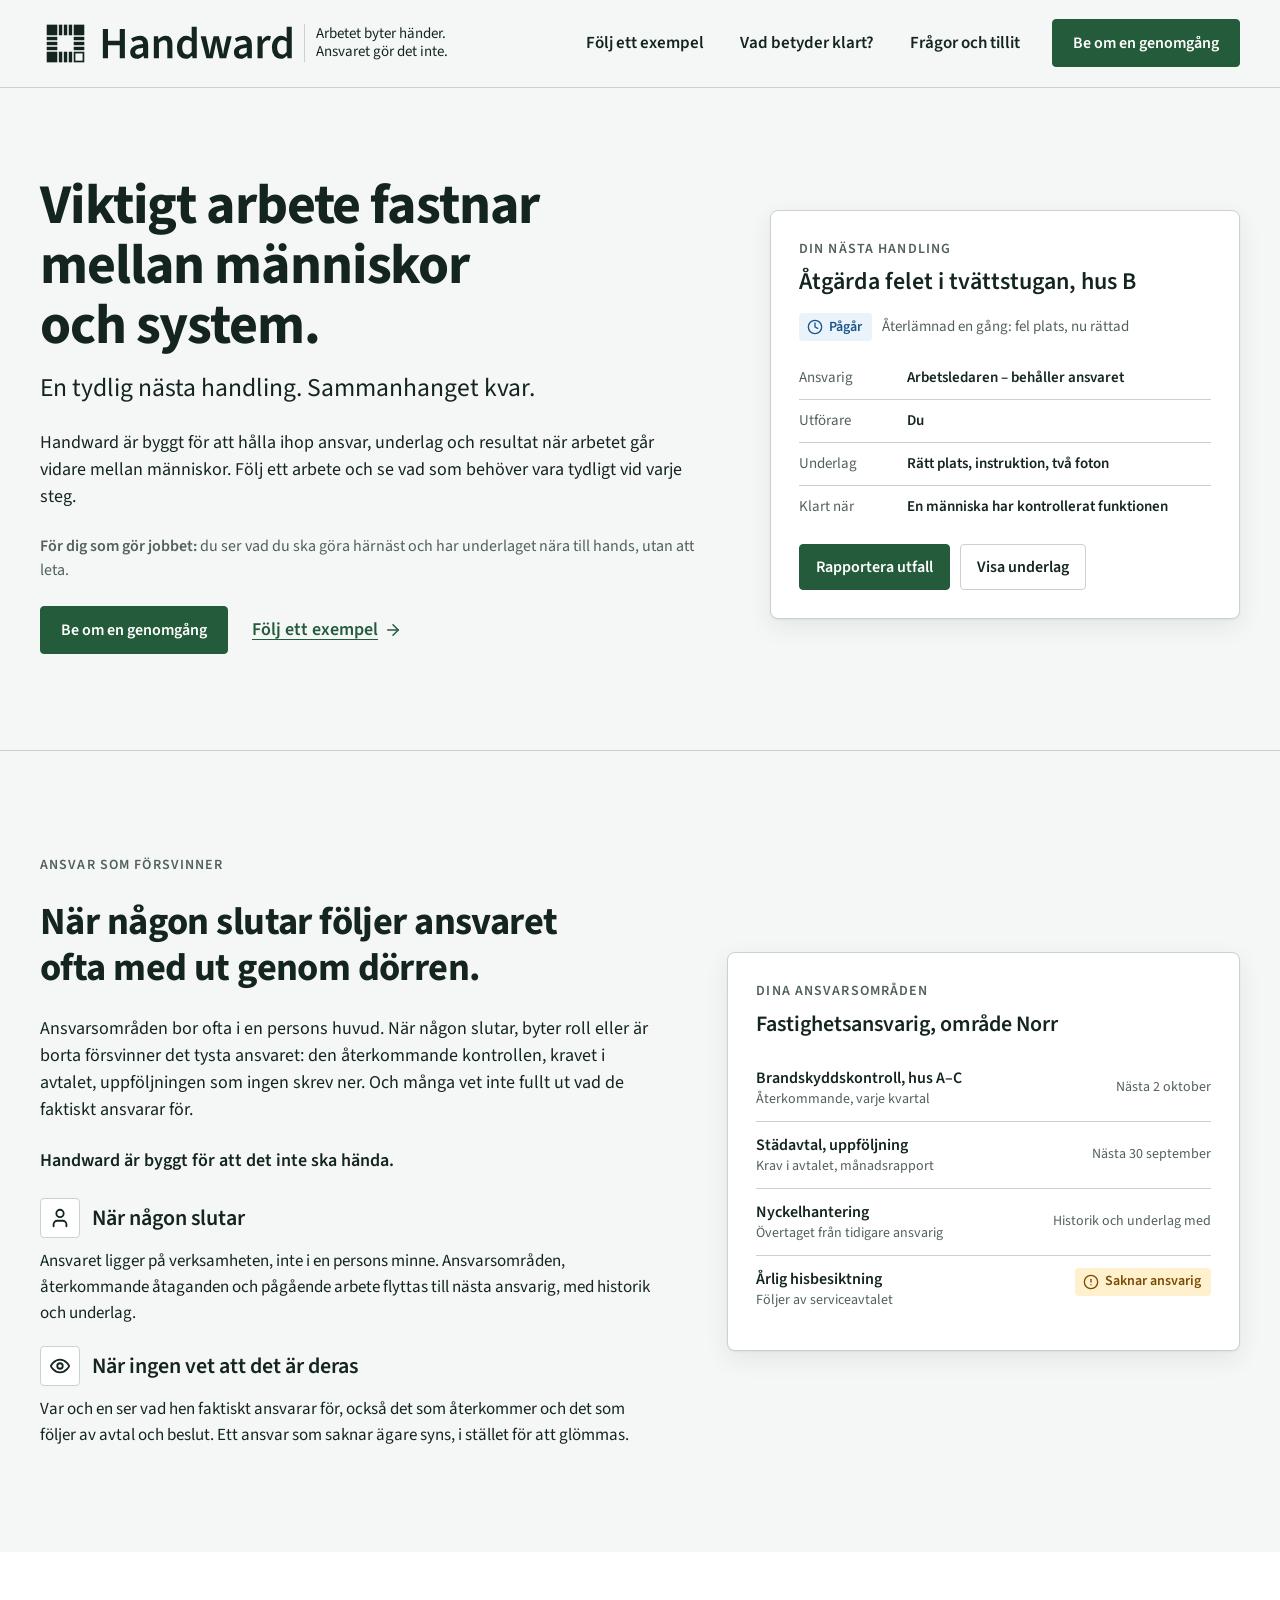
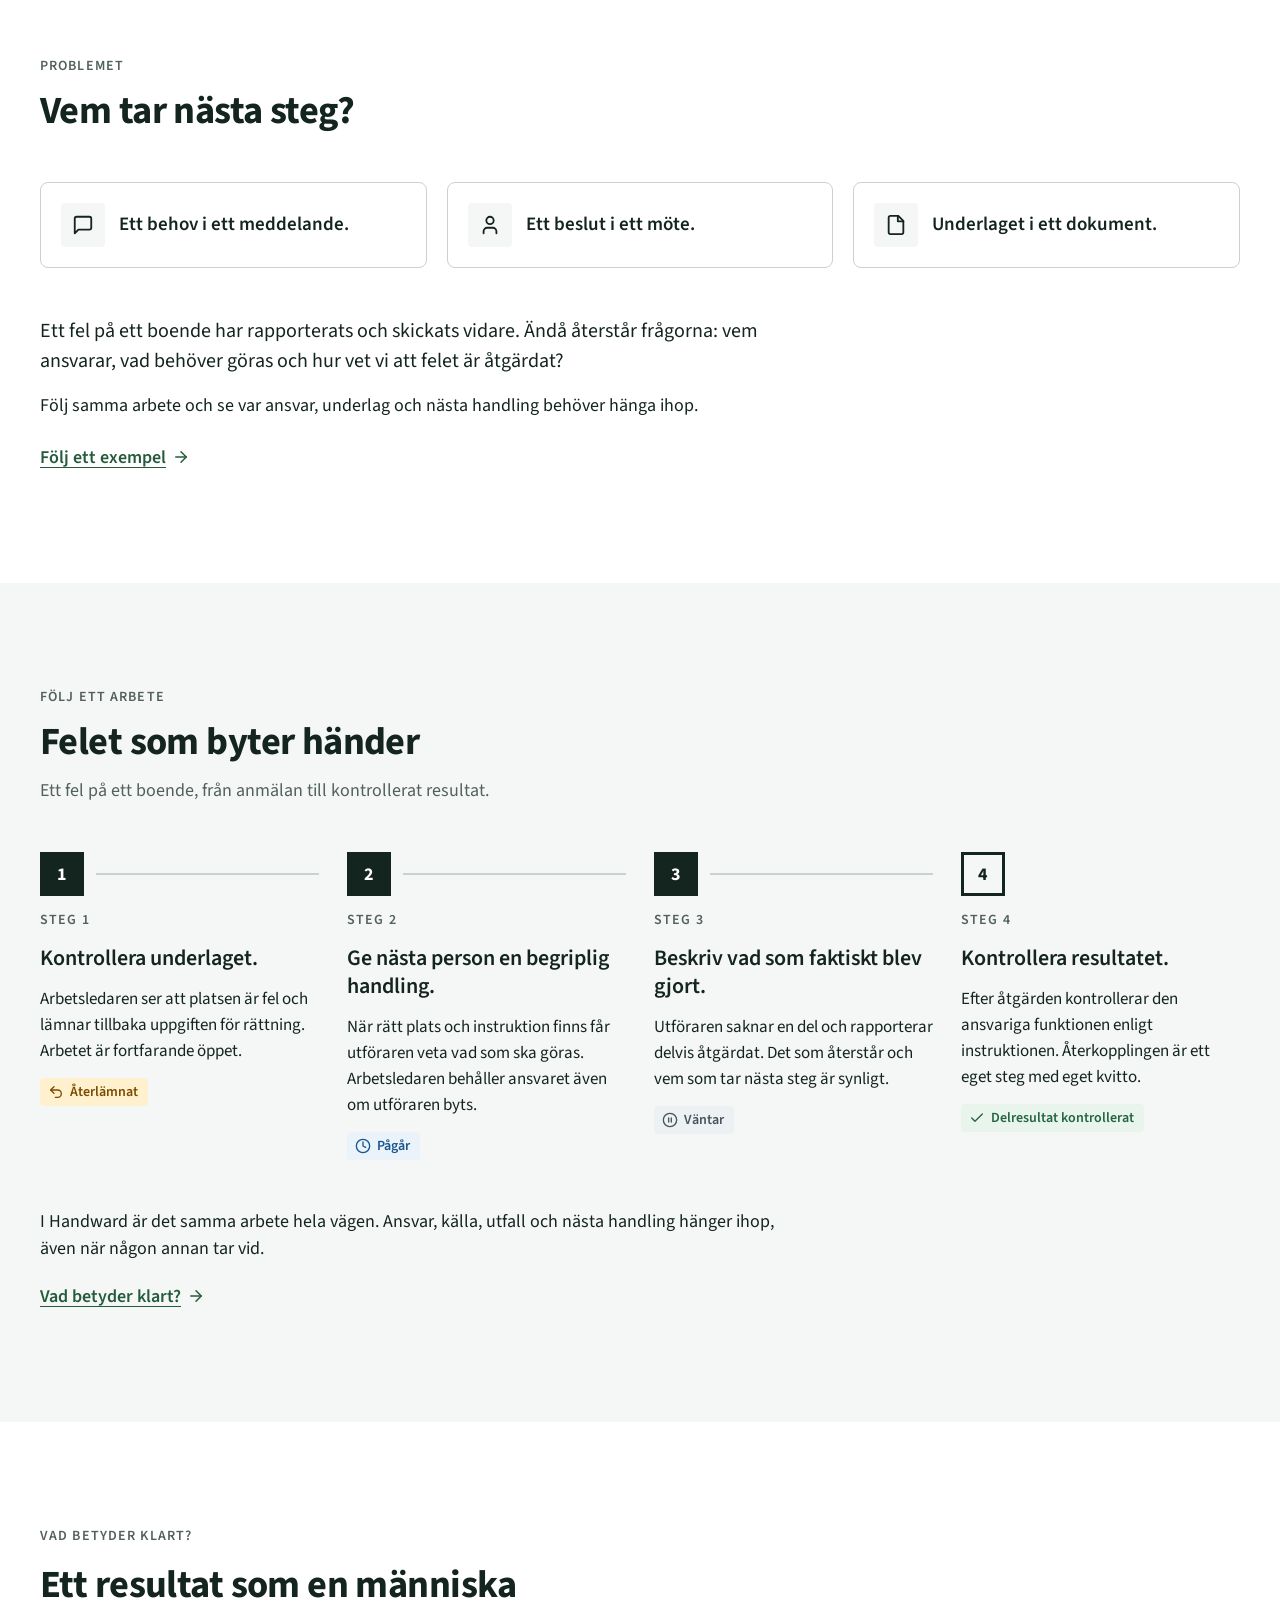
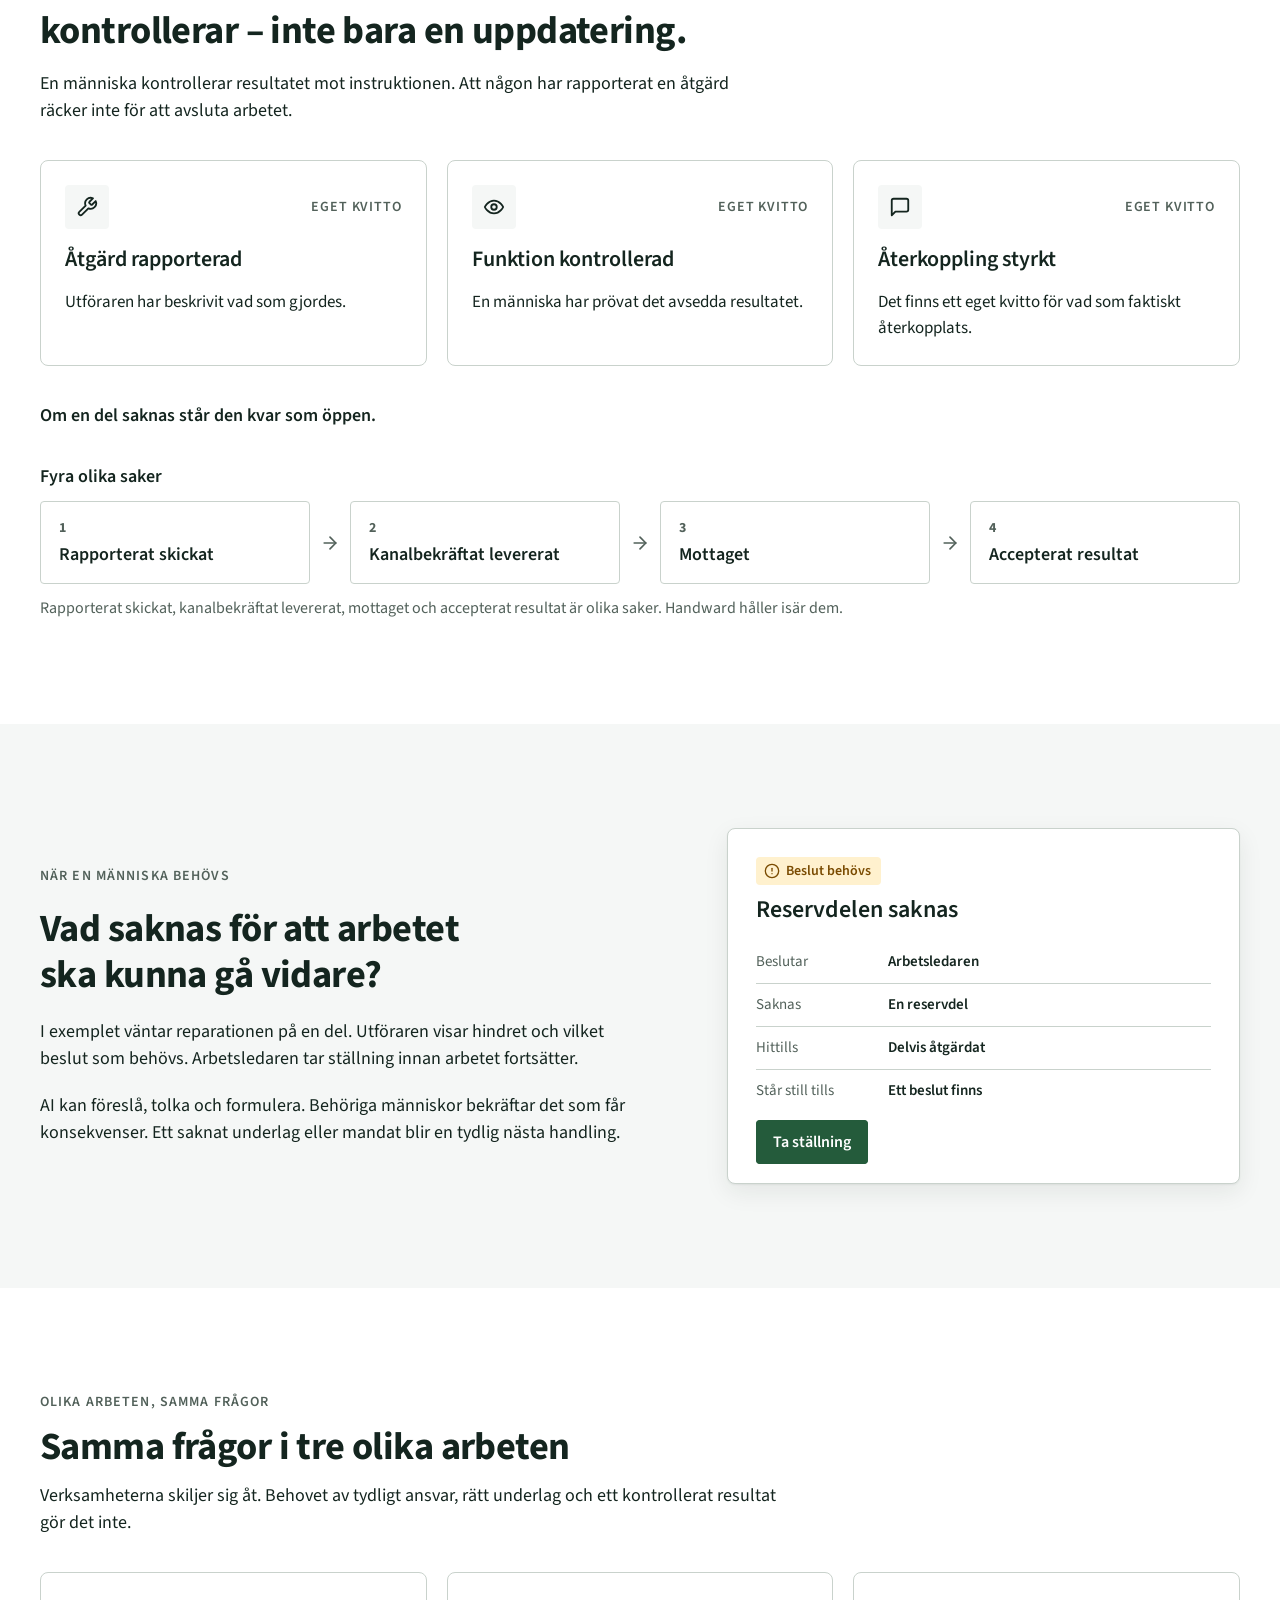
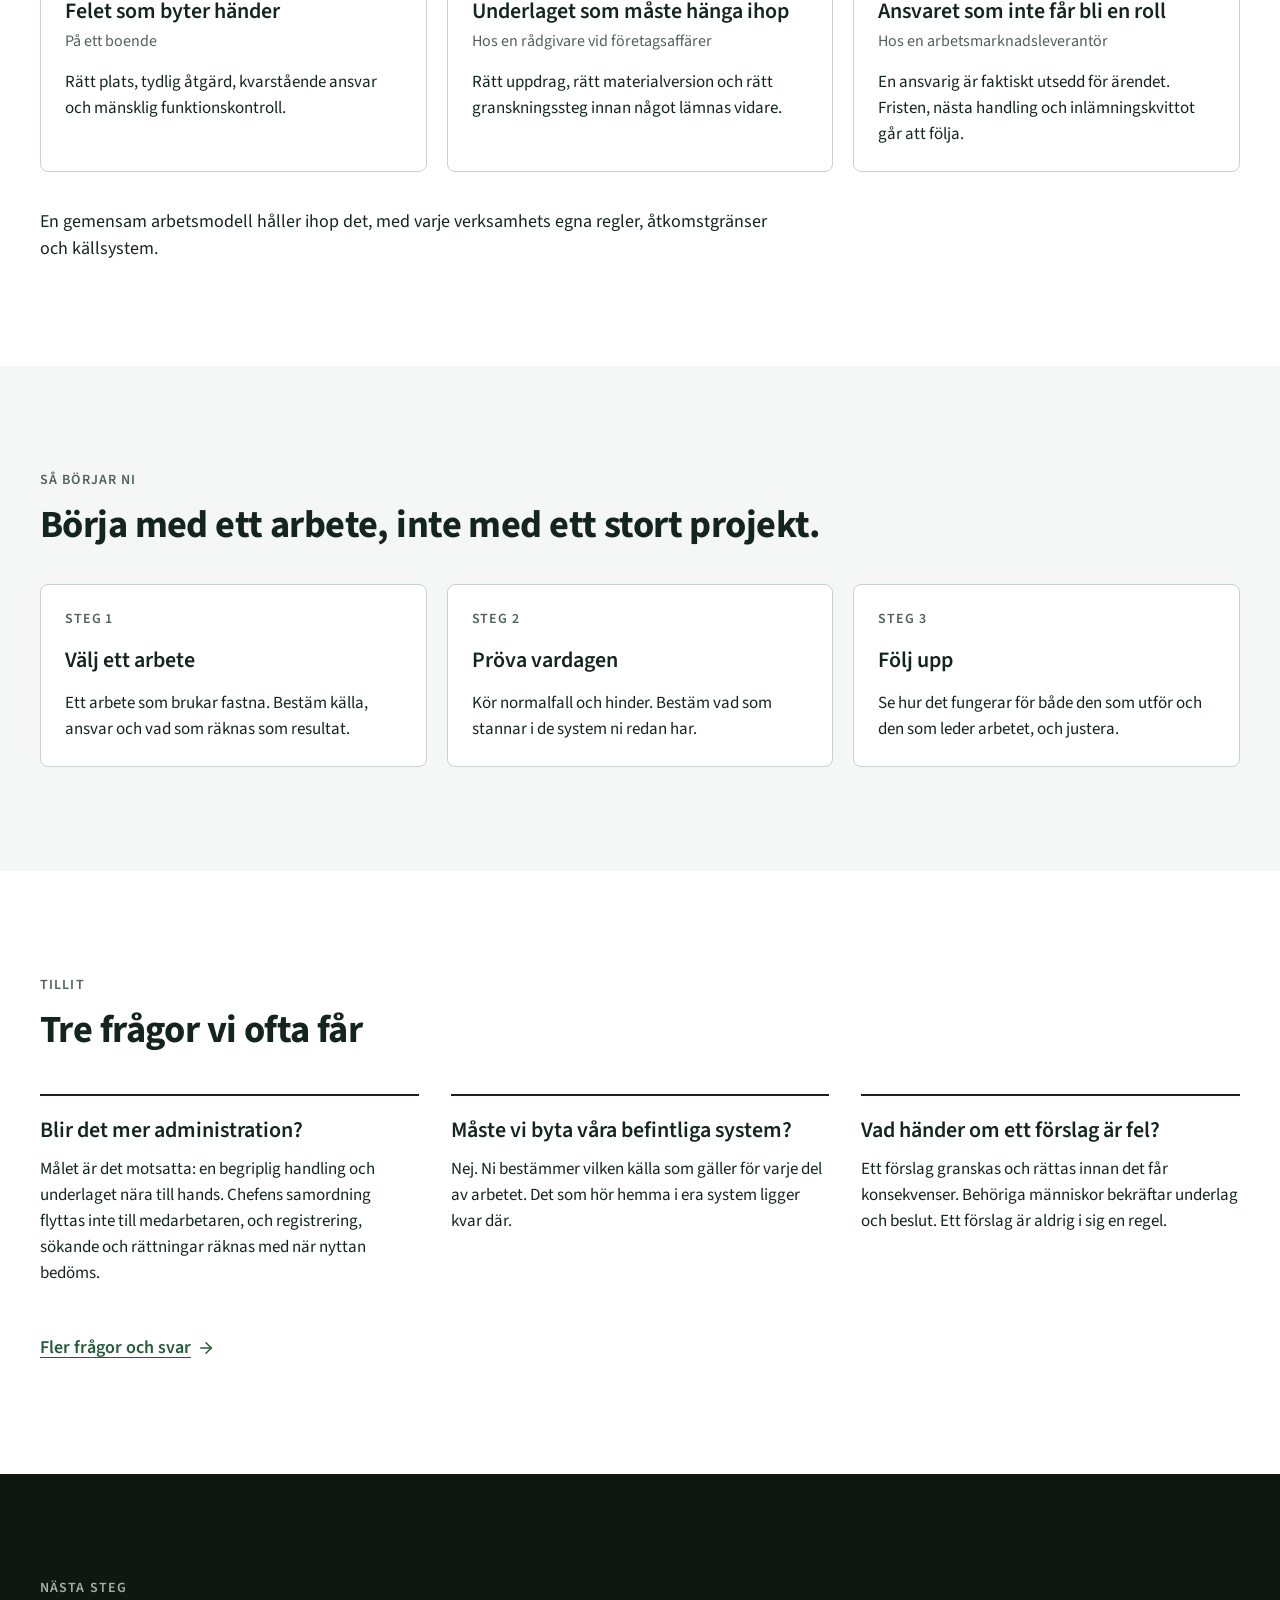
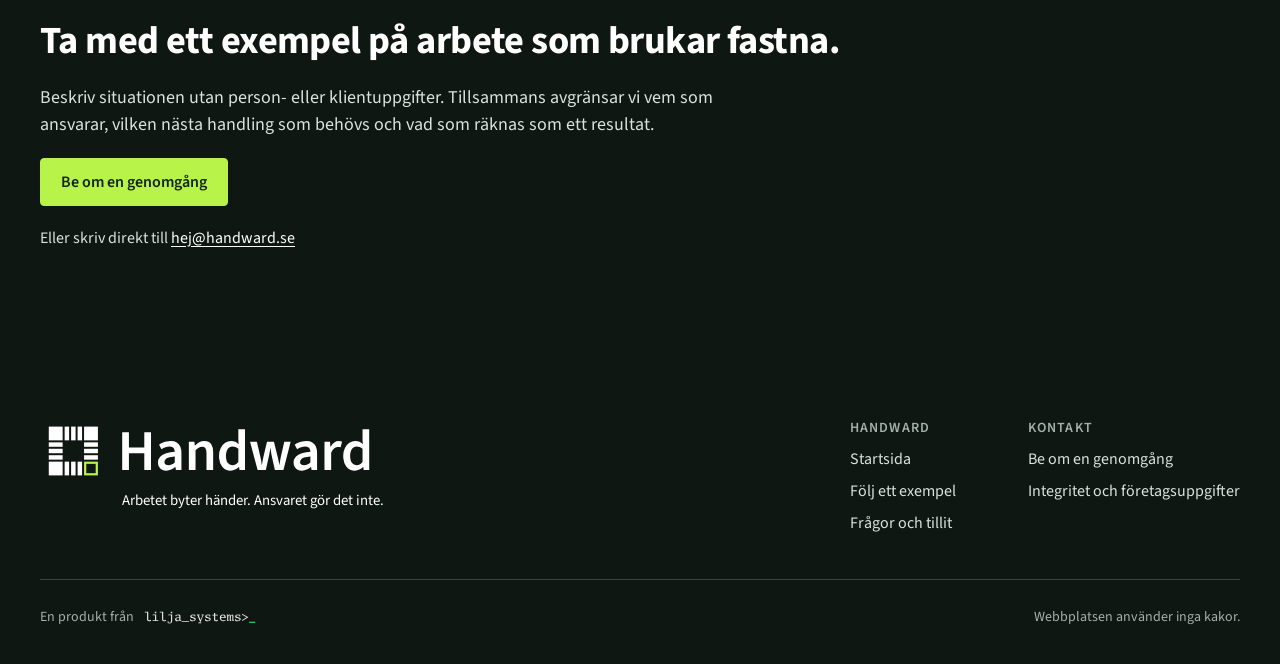
<file: index.html>
<!doctype html>
<html lang="sv">
<head>
<meta charset="utf-8">
<meta name="viewport" content="width=device-width, initial-scale=1">
<title>Handward – Arbetet byter händer. Ansvaret gör det inte.</title>
<meta name="description" content="Handward håller ihop ansvar, underlag och resultat när arbetet går vidare mellan människor – också när någon slutar.">
<link rel="icon" href="assets/favicon.svg" type="image/svg+xml">
<link rel="icon" href="assets/favicon-32.png" sizes="32x32" type="image/png">
<link rel="apple-touch-icon" href="assets/apple-touch-icon.png">
<link rel="stylesheet" href="assets/handward.css">
</head>
<body>
<a class="skip" href="#main">Hoppa till innehållet</a>
<header class="top"><div class="wrap top-in">
<a class="brand" href="./" aria-label="Handward, startsida"><span class="lockup"><img src="assets/handward-logo.svg" alt="Handward" width="260" height="51"><span class="rule" aria-hidden="true"></span><span class="tl"><span>Arbetet byter händer.</span><span>Ansvaret gör det inte.</span></span></span></a>
<nav class="nav" aria-label="Huvudmeny"><a href="#exempel">Följ ett exempel</a><a href="#klart">Vad betyder klart?</a><a href="fragor/">Frågor och tillit</a><a class="btn" href="#genomgang">Be om en genomgång</a></nav>
<details class="menu"><summary aria-label="Meny"><svg xmlns="http://www.w3.org/2000/svg" width="22" height="22" viewBox="0 0 24 24" fill="none" stroke="currentColor" stroke-width="2" stroke-linecap="round" stroke-linejoin="round" aria-hidden="true" focusable="false"><line x1="4" x2="20" y1="12" y2="12"></line><line x1="4" x2="20" y1="6" y2="6"></line><line x1="4" x2="20" y1="18" y2="18"></line></svg></summary><nav aria-label="Meny"><a href="#exempel">Följ ett exempel</a><a href="#klart">Vad betyder klart?</a><a href="fragor/">Frågor och tillit</a><a href="#genomgang">Be om en genomgång</a></nav></details>
</div></header>
<main id="main">
<section class="sec sec--hero" aria-labelledby="hero-title"><div class="wrap split">
<div class="stack-24">
<div class="stack"><h1 class="h1" id="hero-title">Viktigt arbete fastnar mellan människor och system.</h1><p class="lead">En tydlig nästa handling. Sammanhanget kvar.</p></div>
<p class="measure">Handward är byggt för att hålla ihop ansvar, underlag och resultat när arbetet går vidare mellan människor. Följ ett arbete och se vad som behöver vara tydligt vid varje steg.</p>
<p class="measure muted small"><strong class="strong">För dig som gör jobbet:</strong> du ser vad du ska göra härnäst och har underlaget nära till hands, utan att leta.</p>
<div class="row"><a class="btn btn--block-sm" href="#genomgang">Be om en genomgång</a><a class="link" href="#exempel">Följ ett exempel<svg xmlns="http://www.w3.org/2000/svg" width="18" height="18" viewBox="0 0 24 24" fill="none" stroke="currentColor" stroke-width="2" stroke-linecap="round" stroke-linejoin="round" aria-hidden="true" focusable="false"><path d="M5 12h14"></path><path d="m12 5 7 7-7 7"></path></svg></a></div>
</div>
<figure class="card card--float" aria-label="Exempel på hur en nästa handling ser ut i Handward">
<div class="stack-8"><p class="eyebrow">Din nästa handling</p><p class="task-title">Åtgärda felet i tvättstugan, hus B</p></div>
<div class="row" style="gap:10px"><span class="status st-info"><svg xmlns="http://www.w3.org/2000/svg" width="16" height="16" viewBox="0 0 24 24" fill="none" stroke="currentColor" stroke-width="2" stroke-linecap="round" stroke-linejoin="round" aria-hidden="true" focusable="false"><circle cx="12" cy="12" r="10"></circle><polyline points="12 6 12 12 16 14"></polyline></svg>Pågår</span><span class="note">Återlämnad en gång: fel plats, nu rättad</span></div>
<dl class="meta"><div><dt>Ansvarig</dt><dd>Arbetsledaren – behåller ansvaret</dd></div><div><dt>Utförare</dt><dd>Du</dd></div><div><dt>Underlag</dt><dd>Rätt plats, instruktion, två foton</dd></div><div><dt>Klart när</dt><dd>En människa har kontrollerat funktionen</dd></div></dl>
<div class="row" style="gap:10px"><span class="fake-btn" aria-hidden="true">Rapportera utfall</span><span class="fake-btn fake-btn--ghost" aria-hidden="true">Visa underlag</span></div>
</figure>
</div></section>
<section class="sec sec--line" id="ansvar" aria-labelledby="ansvar-title"><div class="wrap split split--even">
<div class="stack-24">
<p class="eyebrow">Ansvar som försvinner</p>
<h2 class="h2" id="ansvar-title">När någon slutar följer ansvaret ofta med ut genom dörren.</h2>
<p class="measure">Ansvarsområden bor ofta i en persons huvud. När någon slutar, byter roll eller är borta försvinner det tysta ansvaret: den återkommande kontrollen, kravet i avtalet, uppföljningen som ingen skrev ner. Och många vet inte fullt ut vad de faktiskt ansvarar för.</p>
<p class="strong">Handward är byggt för att det inte ska hända.</p>
<div class="stack-24" style="gap:20px"><div class="pair"><div class="pair-head"><span class="icon-tile icon-tile--outline"><svg xmlns="http://www.w3.org/2000/svg" width="20" height="20" viewBox="0 0 24 24" fill="none" stroke="currentColor" stroke-width="2" stroke-linecap="round" stroke-linejoin="round" aria-hidden="true" focusable="false"><path d="M19 21v-2a4 4 0 0 0-4-4H9a4 4 0 0 0-4 4v2"></path><circle cx="12" cy="7" r="4"></circle></svg></span><h3 class="h3">När någon slutar</h3></div><p class="small" style="font-size:17px;line-height:26px">Ansvaret ligger på verksamheten, inte i en persons minne. Ansvarsområden, återkommande åtaganden och pågående arbete flyttas till nästa ansvarig, med historik och underlag.</p></div><div class="pair"><div class="pair-head"><span class="icon-tile icon-tile--outline"><svg xmlns="http://www.w3.org/2000/svg" width="20" height="20" viewBox="0 0 24 24" fill="none" stroke="currentColor" stroke-width="2" stroke-linecap="round" stroke-linejoin="round" aria-hidden="true" focusable="false"><path d="M2 12s3-7 10-7 10 7 10 7-3 7-10 7-10-7-10-7Z"></path><circle cx="12" cy="12" r="3"></circle></svg></span><h3 class="h3">När ingen vet att det är deras</h3></div><p class="small" style="font-size:17px;line-height:26px">Var och en ser vad hen faktiskt ansvarar för, också det som återkommer och det som följer av avtal och beslut. Ett ansvar som saknar ägare syns, i stället för att glömmas.</p></div></div>
</div>
<figure class="card card--float" aria-label="Exempel på en persons ansvarsområden i Handward">
<div class="stack-8"><p class="eyebrow">Dina ansvarsområden</p><p class="task-title" style="font-size:22px">Fastighetsansvarig, område Norr</p></div>
<ul class="resp" style="padding:0"><li><span><b>Brandskyddskontroll, hus A–C</b><small>Återkommande, varje kvartal</small></span><span class="when">Nästa 2 oktober</span></li><li><span><b>Städavtal, uppföljning</b><small>Krav i avtalet, månadsrapport</small></span><span class="when">Nästa 30 september</span></li><li><span><b>Nyckelhantering</b><small>Övertaget från tidigare ansvarig</small></span><span class="when">Historik och underlag med</span></li><li><span><b>Årlig hisbesiktning</b><small>Följer av serviceavtalet</small></span><span class="status st-attn"><svg xmlns="http://www.w3.org/2000/svg" width="16" height="16" viewBox="0 0 24 24" fill="none" stroke="currentColor" stroke-width="2" stroke-linecap="round" stroke-linejoin="round" aria-hidden="true" focusable="false"><circle cx="12" cy="12" r="10"></circle><line x1="12" x2="12" y1="8" y2="12"></line><line x1="12" x2="12.01" y1="16" y2="16"></line></svg>Saknar ansvarig</span></li></ul>
</figure>
</div></section>
<section class="sec sec--white" aria-labelledby="problem-title"><div class="wrap sec-in">
<div class="stack-8" style="gap:12px"><p class="eyebrow">Problemet</p><h2 class="h2" id="problem-title">Vem tar nästa steg?</h2></div>
<div class="grid3"><div class="card frag"><span class="icon-tile"><svg xmlns="http://www.w3.org/2000/svg" width="22" height="22" viewBox="0 0 24 24" fill="none" stroke="currentColor" stroke-width="2" stroke-linecap="round" stroke-linejoin="round" aria-hidden="true" focusable="false"><path d="M21 15a2 2 0 0 1-2 2H7l-4 4V5a2 2 0 0 1 2-2h14a2 2 0 0 1 2 2z"></path></svg></span><p>Ett behov i ett meddelande.</p></div><div class="card frag"><span class="icon-tile"><svg xmlns="http://www.w3.org/2000/svg" width="22" height="22" viewBox="0 0 24 24" fill="none" stroke="currentColor" stroke-width="2" stroke-linecap="round" stroke-linejoin="round" aria-hidden="true" focusable="false"><path d="M19 21v-2a4 4 0 0 0-4-4H9a4 4 0 0 0-4 4v2"></path><circle cx="12" cy="7" r="4"></circle></svg></span><p>Ett beslut i ett möte.</p></div><div class="card frag"><span class="icon-tile"><svg xmlns="http://www.w3.org/2000/svg" width="22" height="22" viewBox="0 0 24 24" fill="none" stroke="currentColor" stroke-width="2" stroke-linecap="round" stroke-linejoin="round" aria-hidden="true" focusable="false"><path d="M14.5 2H6a2 2 0 0 0-2 2v16a2 2 0 0 0 2 2h12a2 2 0 0 0 2-2V7.5L14.5 2z"></path><polyline points="14 2 14 8 20 8"></polyline></svg></span><p>Underlaget i ett dokument.</p></div></div>
<div class="stack"><p class="measure lead" style="font-size:20px;line-height:30px">Ett fel på ett boende har rapporterats och skickats vidare. Ändå återstår frågorna: vem ansvarar, vad behöver göras och hur vet vi att felet är åtgärdat?</p>
<p class="measure">Följ samma arbete och se var ansvar, underlag och nästa handling behöver hänga ihop.</p>
<a class="link" href="#exempel">Följ ett exempel<svg xmlns="http://www.w3.org/2000/svg" width="18" height="18" viewBox="0 0 24 24" fill="none" stroke="currentColor" stroke-width="2" stroke-linecap="round" stroke-linejoin="round" aria-hidden="true" focusable="false"><path d="M5 12h14"></path><path d="m12 5 7 7-7 7"></path></svg></a></div>
</div></section>
<section class="sec" id="exempel" aria-labelledby="exempel-title"><div class="wrap sec-in">
<div class="stack-8" style="gap:12px"><p class="eyebrow">Följ ett arbete</p><h2 class="h2" id="exempel-title">Felet som byter händer</h2><p class="muted">Ett fel på ett boende, från anmälan till kontrollerat resultat.</p></div>
<ol class="steps"><li><div class="track"><span class="sq" aria-hidden="true">1</span><span class="ln" aria-hidden="true"></span></div><p class="eyebrow">Steg 1</p><h3 class="h3">Kontrollera underlaget.</h3><p style="font-size:17px;line-height:26px">Arbetsledaren ser att platsen är fel och lämnar tillbaka uppgiften för rättning. Arbetet är fortfarande öppet.</p><span class="status st-attn"><svg xmlns="http://www.w3.org/2000/svg" width="16" height="16" viewBox="0 0 24 24" fill="none" stroke="currentColor" stroke-width="2" stroke-linecap="round" stroke-linejoin="round" aria-hidden="true" focusable="false"><path d="M9 14 4 9l5-5"></path><path d="M4 9h10.5a5.5 5.5 0 0 1 5.5 5.5 5.5 5.5 0 0 1-5.5 5.5H11"></path></svg>Återlämnat</span></li><li><div class="track"><span class="sq" aria-hidden="true">2</span><span class="ln" aria-hidden="true"></span></div><p class="eyebrow">Steg 2</p><h3 class="h3">Ge nästa person en begriplig handling.</h3><p style="font-size:17px;line-height:26px">När rätt plats och instruktion finns får utföraren veta vad som ska göras. Arbetsledaren behåller ansvaret även om utföraren byts.</p><span class="status st-info"><svg xmlns="http://www.w3.org/2000/svg" width="16" height="16" viewBox="0 0 24 24" fill="none" stroke="currentColor" stroke-width="2" stroke-linecap="round" stroke-linejoin="round" aria-hidden="true" focusable="false"><circle cx="12" cy="12" r="10"></circle><polyline points="12 6 12 12 16 14"></polyline></svg>Pågår</span></li><li><div class="track"><span class="sq" aria-hidden="true">3</span><span class="ln" aria-hidden="true"></span></div><p class="eyebrow">Steg 3</p><h3 class="h3">Beskriv vad som faktiskt blev gjort.</h3><p style="font-size:17px;line-height:26px">Utföraren saknar en del och rapporterar delvis åtgärdat. Det som återstår och vem som tar nästa steg är synligt.</p><span class="status st-neutral"><svg xmlns="http://www.w3.org/2000/svg" width="16" height="16" viewBox="0 0 24 24" fill="none" stroke="currentColor" stroke-width="2" stroke-linecap="round" stroke-linejoin="round" aria-hidden="true" focusable="false"><circle cx="12" cy="12" r="10"></circle><line x1="10" x2="10" y1="15" y2="9"></line><line x1="14" x2="14" y1="15" y2="9"></line></svg>Väntar</span></li><li><div class="track"><span class="sq sq--open" aria-hidden="true">4</span></div><p class="eyebrow">Steg 4</p><h3 class="h3">Kontrollera resultatet.</h3><p style="font-size:17px;line-height:26px">Efter åtgärden kontrollerar den ansvariga funktionen enligt instruktionen. Återkopplingen är ett eget steg med eget kvitto.</p><span class="status st-ok"><svg xmlns="http://www.w3.org/2000/svg" width="16" height="16" viewBox="0 0 24 24" fill="none" stroke="currentColor" stroke-width="2" stroke-linecap="round" stroke-linejoin="round" aria-hidden="true" focusable="false"><path d="M20 6 9 17l-5-5"></path></svg>Delresultat kontrollerat</span></li></ol>
<div class="stack" style="gap:12px"><p class="measure">I Handward är det samma arbete hela vägen. Ansvar, källa, utfall och nästa handling hänger ihop, även när någon annan tar vid.</p><a class="link" href="#klart">Vad betyder klart?<svg xmlns="http://www.w3.org/2000/svg" width="18" height="18" viewBox="0 0 24 24" fill="none" stroke="currentColor" stroke-width="2" stroke-linecap="round" stroke-linejoin="round" aria-hidden="true" focusable="false"><path d="M5 12h14"></path><path d="m12 5 7 7-7 7"></path></svg></a></div>
</div></section>
<section class="sec sec--white" id="klart" aria-labelledby="klart-title"><div class="wrap sec-in" style="gap:36px">
<div class="stack"><p class="eyebrow">Vad betyder klart?</p><h2 class="h2" id="klart-title" style="max-width:860px">Ett resultat som en människa kontrollerar – inte bara en uppdatering.</h2>
<p class="measure">En människa kontrollerar resultatet mot instruktionen. Att någon har rapporterat en åtgärd räcker inte för att avsluta arbetet.</p></div>
<div class="grid3"><div class="card"><div class="top-row"><span class="icon-tile"><svg xmlns="http://www.w3.org/2000/svg" width="22" height="22" viewBox="0 0 24 24" fill="none" stroke="currentColor" stroke-width="2" stroke-linecap="round" stroke-linejoin="round" aria-hidden="true" focusable="false"><path d="M14.7 6.3a1 1 0 0 0 0 1.4l1.6 1.6a1 1 0 0 0 1.4 0l3.77-3.77a6 6 0 0 1-7.94 7.94l-6.91 6.91a2.12 2.12 0 0 1-3-3l6.91-6.91a6 6 0 0 1 7.94-7.94l-3.76 3.76z"></path></svg></span><span class="kicker">Eget kvitto</span></div><h3 class="h3">Åtgärd rapporterad</h3><p style="font-size:17px;line-height:26px">Utföraren har beskrivit vad som gjordes.</p></div><div class="card"><div class="top-row"><span class="icon-tile"><svg xmlns="http://www.w3.org/2000/svg" width="22" height="22" viewBox="0 0 24 24" fill="none" stroke="currentColor" stroke-width="2" stroke-linecap="round" stroke-linejoin="round" aria-hidden="true" focusable="false"><path d="M2 12s3-7 10-7 10 7 10 7-3 7-10 7-10-7-10-7Z"></path><circle cx="12" cy="12" r="3"></circle></svg></span><span class="kicker">Eget kvitto</span></div><h3 class="h3">Funktion kontrollerad</h3><p style="font-size:17px;line-height:26px">En människa har prövat det avsedda resultatet.</p></div><div class="card"><div class="top-row"><span class="icon-tile"><svg xmlns="http://www.w3.org/2000/svg" width="22" height="22" viewBox="0 0 24 24" fill="none" stroke="currentColor" stroke-width="2" stroke-linecap="round" stroke-linejoin="round" aria-hidden="true" focusable="false"><path d="M21 15a2 2 0 0 1-2 2H7l-4 4V5a2 2 0 0 1 2-2h14a2 2 0 0 1 2 2z"></path></svg></span><span class="kicker">Eget kvitto</span></div><h3 class="h3">Återkoppling styrkt</h3><p style="font-size:17px;line-height:26px">Det finns ett eget kvitto för vad som faktiskt återkopplats.</p></div></div>
<p class="strong">Om en del saknas står den kvar som öppen.</p>
<div class="stack" style="gap:12px"><h3 class="h3" style="font-size:18px;line-height:24px">Fyra olika saker</h3>
<ol class="ladder" style="list-style:none;padding:0"><li class="rung"><span>1</span><b>Rapporterat skickat</b></li><li class="arr" aria-hidden="true"><svg xmlns="http://www.w3.org/2000/svg" width="20" height="20" viewBox="0 0 24 24" fill="none" stroke="currentColor" stroke-width="2" stroke-linecap="round" stroke-linejoin="round" aria-hidden="true" focusable="false"><path d="M5 12h14"></path><path d="m12 5 7 7-7 7"></path></svg></li><li class="rung"><span>2</span><b>Kanalbekräftat levererat</b></li><li class="arr" aria-hidden="true"><svg xmlns="http://www.w3.org/2000/svg" width="20" height="20" viewBox="0 0 24 24" fill="none" stroke="currentColor" stroke-width="2" stroke-linecap="round" stroke-linejoin="round" aria-hidden="true" focusable="false"><path d="M5 12h14"></path><path d="m12 5 7 7-7 7"></path></svg></li><li class="rung"><span>3</span><b>Mottaget</b></li><li class="arr" aria-hidden="true"><svg xmlns="http://www.w3.org/2000/svg" width="20" height="20" viewBox="0 0 24 24" fill="none" stroke="currentColor" stroke-width="2" stroke-linecap="round" stroke-linejoin="round" aria-hidden="true" focusable="false"><path d="M5 12h14"></path><path d="m12 5 7 7-7 7"></path></svg></li><li class="rung"><span>4</span><b>Accepterat resultat</b></li></ol>
<p class="muted small">Rapporterat skickat, kanalbekräftat levererat, mottaget och accepterat resultat är olika saker. Handward håller isär dem.</p></div>
</div></section>
<section class="sec" aria-labelledby="manniska-title"><div class="wrap split split--even">
<div class="stack-24" style="gap:20px"><p class="eyebrow">När en människa behövs</p>
<h2 class="h2" id="manniska-title">Vad saknas för att arbetet ska kunna gå vidare?</h2>
<p class="measure">I exemplet väntar reparationen på en del. Utföraren visar hindret och vilket beslut som behövs. Arbetsledaren tar ställning innan arbetet fortsätter.</p>
<p class="measure">AI kan föreslå, tolka och formulera. Behöriga människor bekräftar det som får konsekvenser. Ett saknat underlag eller mandat blir en tydlig nästa handling.</p></div>
<figure class="card card--float" aria-label="Exempel på ett arbete som väntar på beslut">
<div class="stack-8" style="gap:10px"><span class="status st-attn"><svg xmlns="http://www.w3.org/2000/svg" width="16" height="16" viewBox="0 0 24 24" fill="none" stroke="currentColor" stroke-width="2" stroke-linecap="round" stroke-linejoin="round" aria-hidden="true" focusable="false"><circle cx="12" cy="12" r="10"></circle><line x1="12" x2="12" y1="8" y2="12"></line><line x1="12" x2="12.01" y1="16" y2="16"></line></svg>Beslut behövs</span><p class="task-title">Reservdelen saknas</p></div>
<dl class="meta meta--wide"><div><dt>Beslutar</dt><dd>Arbetsledaren</dd></div><div><dt>Saknas</dt><dd>En reservdel</dd></div><div><dt>Hittills</dt><dd>Delvis åtgärdat</dd></div><div><dt>Står still tills</dt><dd>Ett beslut finns</dd></div></dl>
<div><span class="fake-btn" aria-hidden="true">Ta ställning</span></div>
</figure>
</div></section>
<section class="sec sec--white" aria-labelledby="tre-title"><div class="wrap sec-in" style="gap:36px">
<div class="stack" style="gap:12px"><p class="eyebrow">Olika arbeten, samma frågor</p><h2 class="h2" id="tre-title">Samma frågor i tre olika arbeten</h2>
<p class="measure">Verksamheterna skiljer sig åt. Behovet av tydligt ansvar, rätt underlag och ett kontrollerat resultat gör det inte.</p></div>
<div class="grid3"><div class="card"><div class="stack-8" style="gap:4px"><h3 class="h3">Felet som byter händer</h3><p class="muted small">På ett boende</p></div><p style="font-size:17px;line-height:26px">Rätt plats, tydlig åtgärd, kvarstående ansvar och mänsklig funktionskontroll.</p></div><div class="card"><div class="stack-8" style="gap:4px"><h3 class="h3">Underlaget som måste hänga ihop</h3><p class="muted small">Hos en rådgivare vid företagsaffärer</p></div><p style="font-size:17px;line-height:26px">Rätt uppdrag, rätt materialversion och rätt granskningssteg innan något lämnas vidare.</p></div><div class="card"><div class="stack-8" style="gap:4px"><h3 class="h3">Ansvaret som inte får bli en roll</h3><p class="muted small">Hos en arbetsmarknadsleverantör</p></div><p style="font-size:17px;line-height:26px">En ansvarig är faktiskt utsedd för ärendet. Fristen, nästa handling och inlämningskvittot går att följa.</p></div></div>
<p class="measure">En gemensam arbetsmodell håller ihop det, med varje verksamhets egna regler, åtkomstgränser och källsystem.</p>
</div></section>
<section class="sec" aria-labelledby="borja-title"><div class="wrap sec-in" style="gap:36px">
<div class="stack" style="gap:12px"><p class="eyebrow">Så börjar ni</p><h2 class="h2" id="borja-title" style="max-width:860px">Börja med ett arbete, inte med ett stort projekt.</h2></div>
<ol class="grid3" style="list-style:none;padding:0"><li class="card"><span class="kicker">Steg 1</span><h3 class="h3">Välj ett arbete</h3><p style="font-size:17px;line-height:26px">Ett arbete som brukar fastna. Bestäm källa, ansvar och vad som räknas som resultat.</p></li><li class="card"><span class="kicker">Steg 2</span><h3 class="h3">Pröva vardagen</h3><p style="font-size:17px;line-height:26px">Kör normalfall och hinder. Bestäm vad som stannar i de system ni redan har.</p></li><li class="card"><span class="kicker">Steg 3</span><h3 class="h3">Följ upp</h3><p style="font-size:17px;line-height:26px">Se hur det fungerar för både den som utför och den som leder arbetet, och justera.</p></li></ol>
</div></section>
<section class="sec sec--white" aria-labelledby="tillit-title"><div class="wrap sec-in" style="gap:40px">
<div class="stack" style="gap:12px"><p class="eyebrow">Tillit</p><h2 class="h2" id="tillit-title">Tre frågor vi ofta får</h2></div>
<div class="grid3" style="gap:32px"><div class="qa"><h3 class="h3">Blir det mer administration?</h3><p style="font-size:17px;line-height:26px">Målet är det motsatta: en begriplig handling och underlaget nära till hands. Chefens samordning flyttas inte till medarbetaren, och registrering, sökande och rättningar räknas med när nyttan bedöms.</p></div><div class="qa"><h3 class="h3">Måste vi byta våra befintliga system?</h3><p style="font-size:17px;line-height:26px">Nej. Ni bestämmer vilken källa som gäller för varje del av arbetet. Det som hör hemma i era system ligger kvar där.</p></div><div class="qa"><h3 class="h3">Vad händer om ett förslag är fel?</h3><p style="font-size:17px;line-height:26px">Ett förslag granskas och rättas innan det får konsekvenser. Behöriga människor bekräftar underlag och beslut. Ett förslag är aldrig i sig en regel.</p></div></div>
<a class="link" href="fragor/">Fler frågor och svar<svg xmlns="http://www.w3.org/2000/svg" width="18" height="18" viewBox="0 0 24 24" fill="none" stroke="currentColor" stroke-width="2" stroke-linecap="round" stroke-linejoin="round" aria-hidden="true" focusable="false"><path d="M5 12h14"></path><path d="m12 5 7 7-7 7"></path></svg></a>
</div></section>
<section class="sec sec--night cta" id="genomgang" aria-labelledby="genomgang-title"><div class="wrap stack" style="gap:20px">
<p class="eyebrow">Nästa steg</p>
<h2 class="h2" id="genomgang-title" style="max-width:820px">Ta med ett exempel på arbete som brukar fastna.</h2>
<p class="measure">Beskriv situationen utan person- eller klientuppgifter. Tillsammans avgränsar vi vem som ansvarar, vilken nästa handling som behövs och vad som räknas som ett resultat.</p>
<div><a class="btn btn--signal btn--block-sm" href="mailto:hej@handward.se?subject=Genomg%C3%A5ng%20av%20Handward">Be om en genomgång</a></div>
<p class="cta-mail">Eller skriv direkt till <a href="mailto:hej@handward.se">hej@handward.se</a></p>
</div></section>
</main>
<footer class="foot"><div class="wrap">
<div class="foot-top">
<div class="foot-lockup"><img src="assets/handward-logo-accent-dark.svg" alt="Handward" width="340" height="67"><p>Arbetet byter händer. Ansvaret gör det inte.</p></div>
<div class="foot-cols">
<div><h2>Handward</h2><a href="./">Startsida</a><a href="#exempel">Följ ett exempel</a><a href="fragor/">Frågor och tillit</a></div>
<div><h2>Kontakt</h2><a href="#genomgang">Be om en genomgång</a><a href="integritet/">Integritet och företagsuppgifter</a></div>
</div></div>
<div class="foot-bottom"><a class="maker" href="https://liljasystems.com/"><span>En produkt från</span><img src="assets/lilja-systems-logo-light.svg" alt="Lilja Systems" width="112" height="13"></a><span>Webbplatsen använder inga kakor.</span></div>
</div></footer>
</body>
</html>
</file>
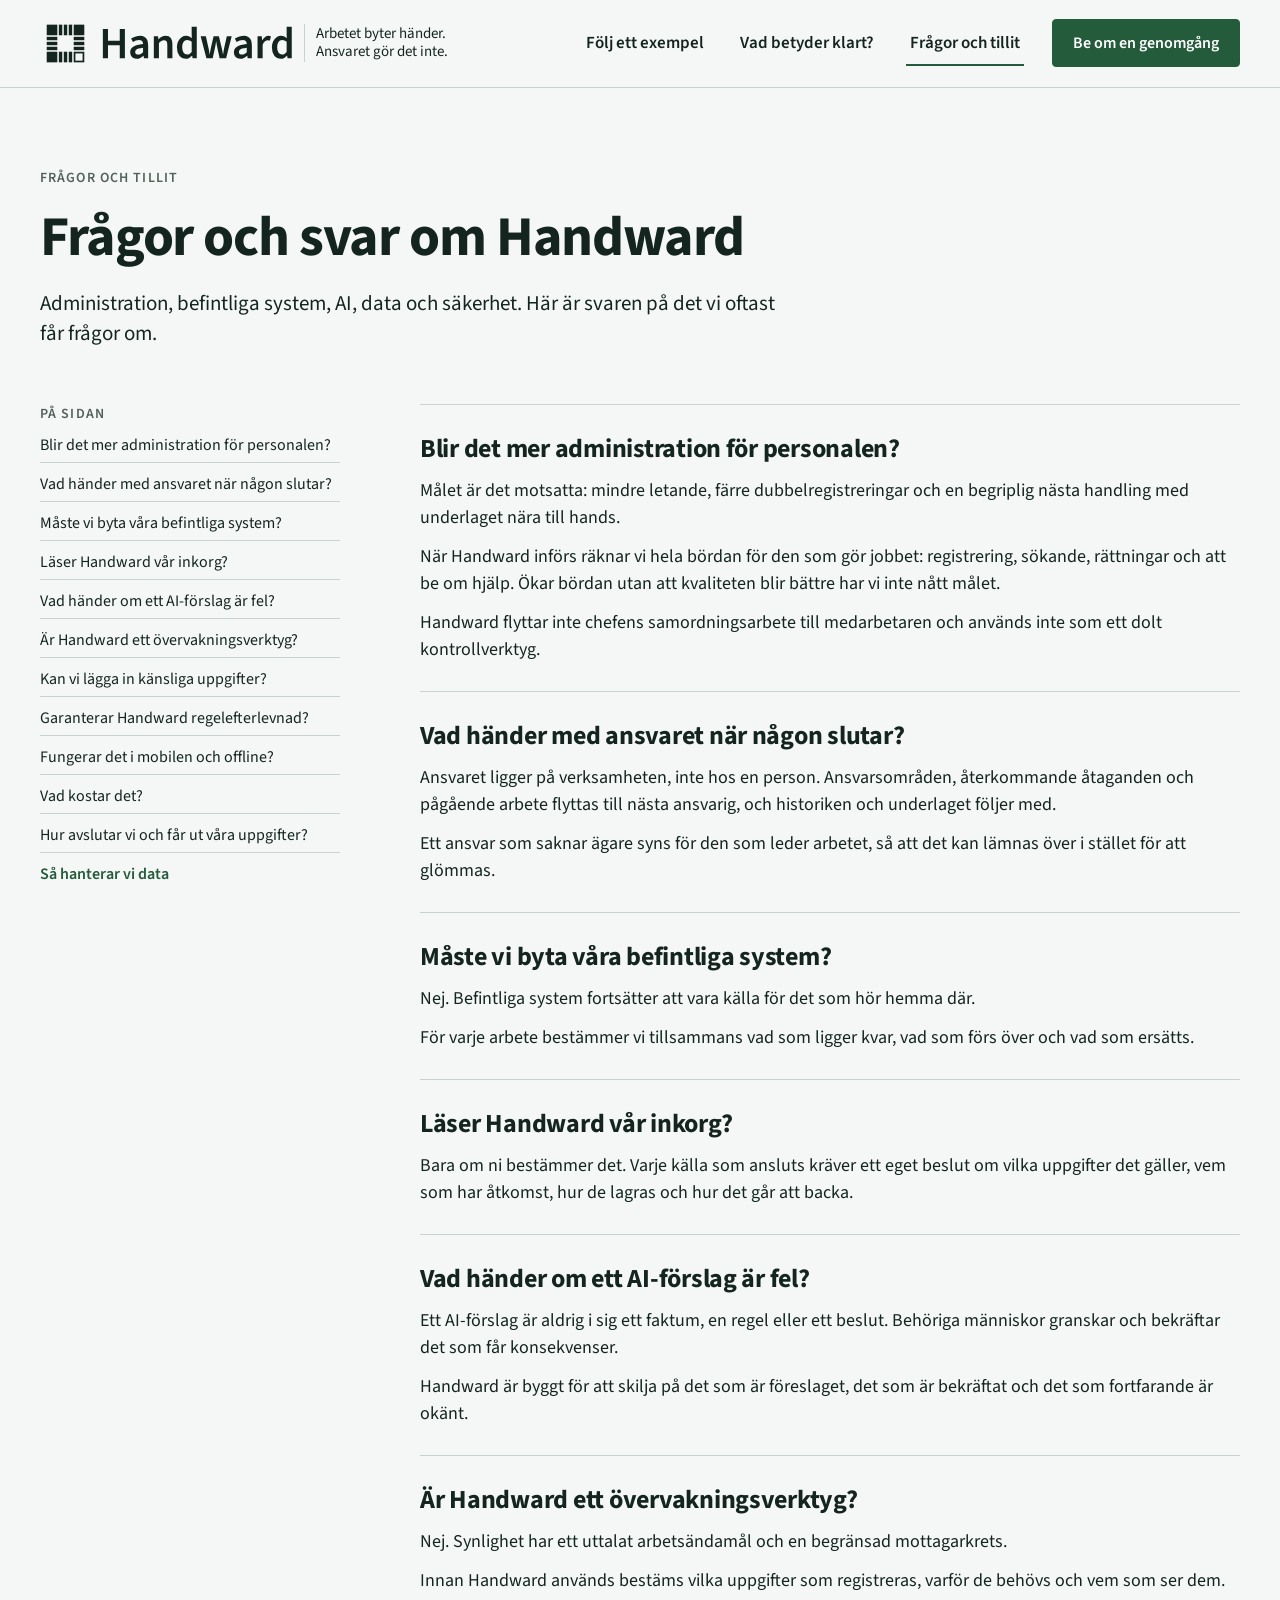
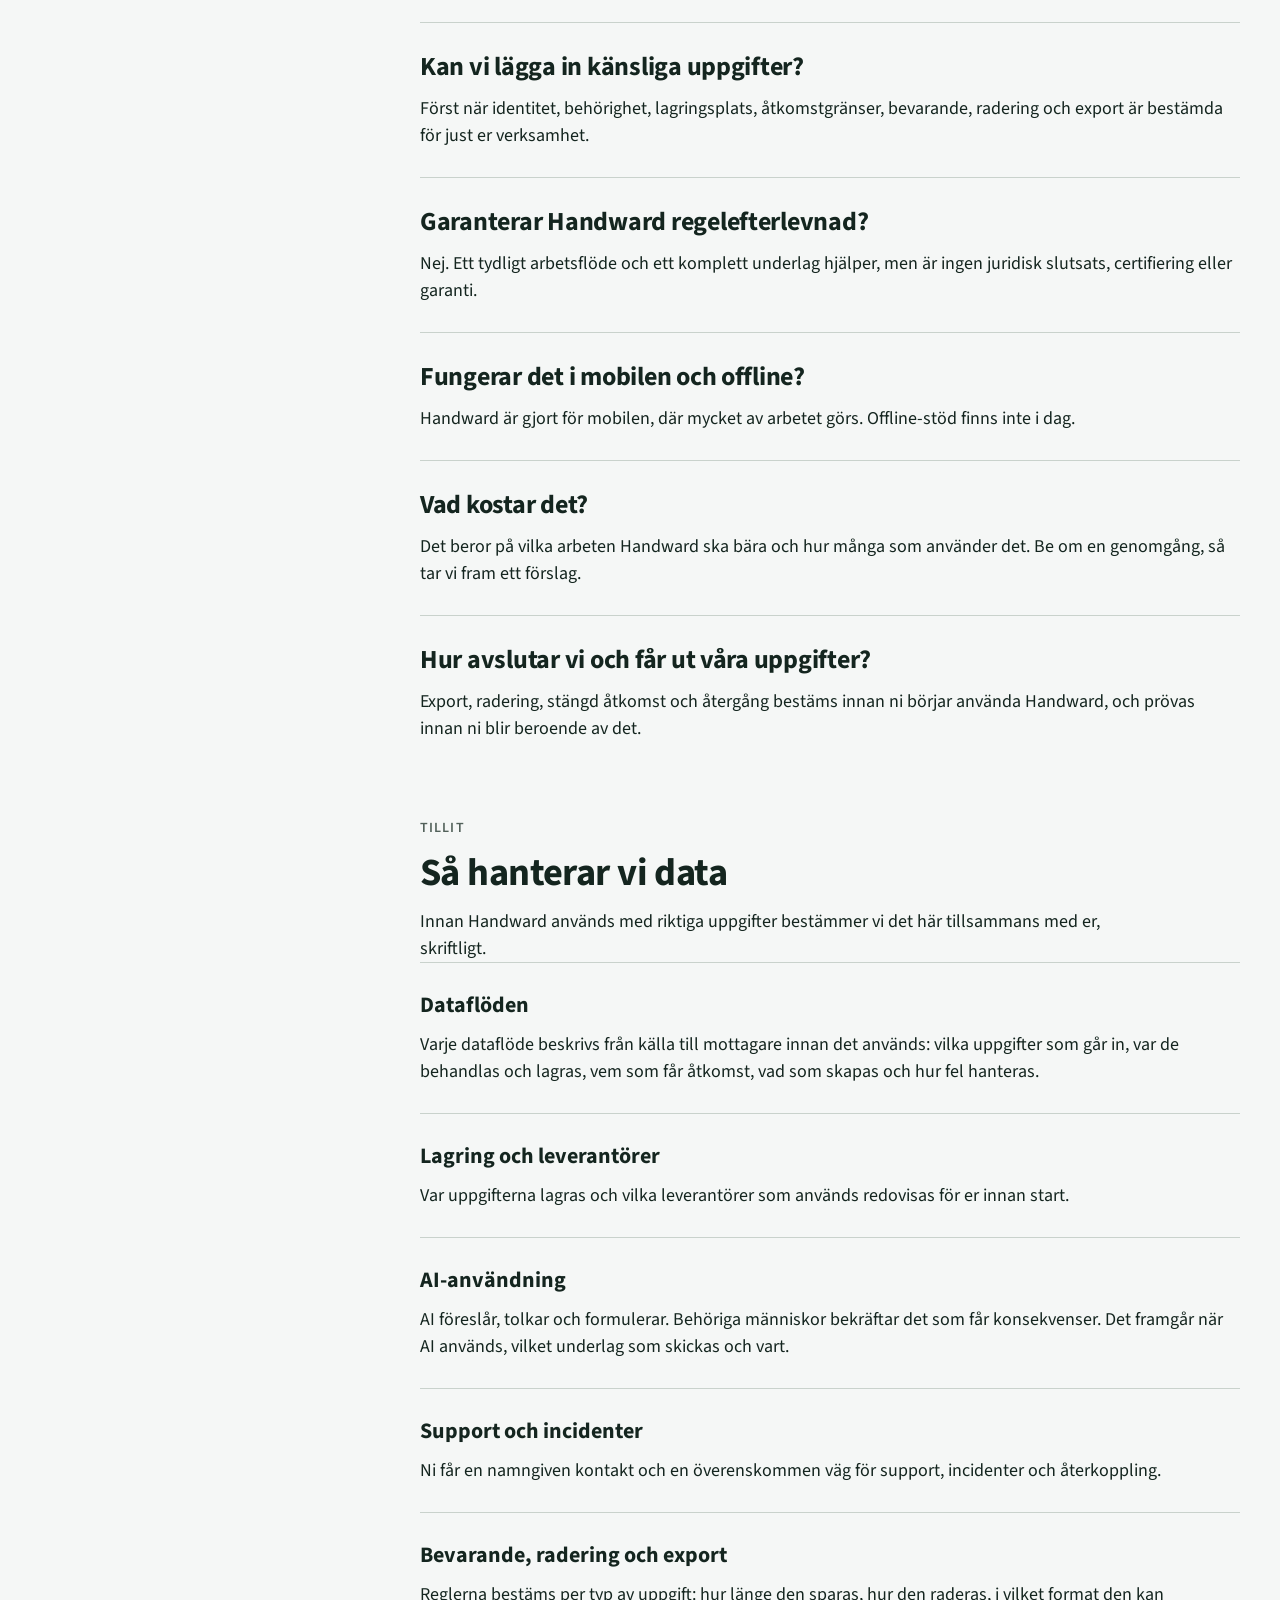
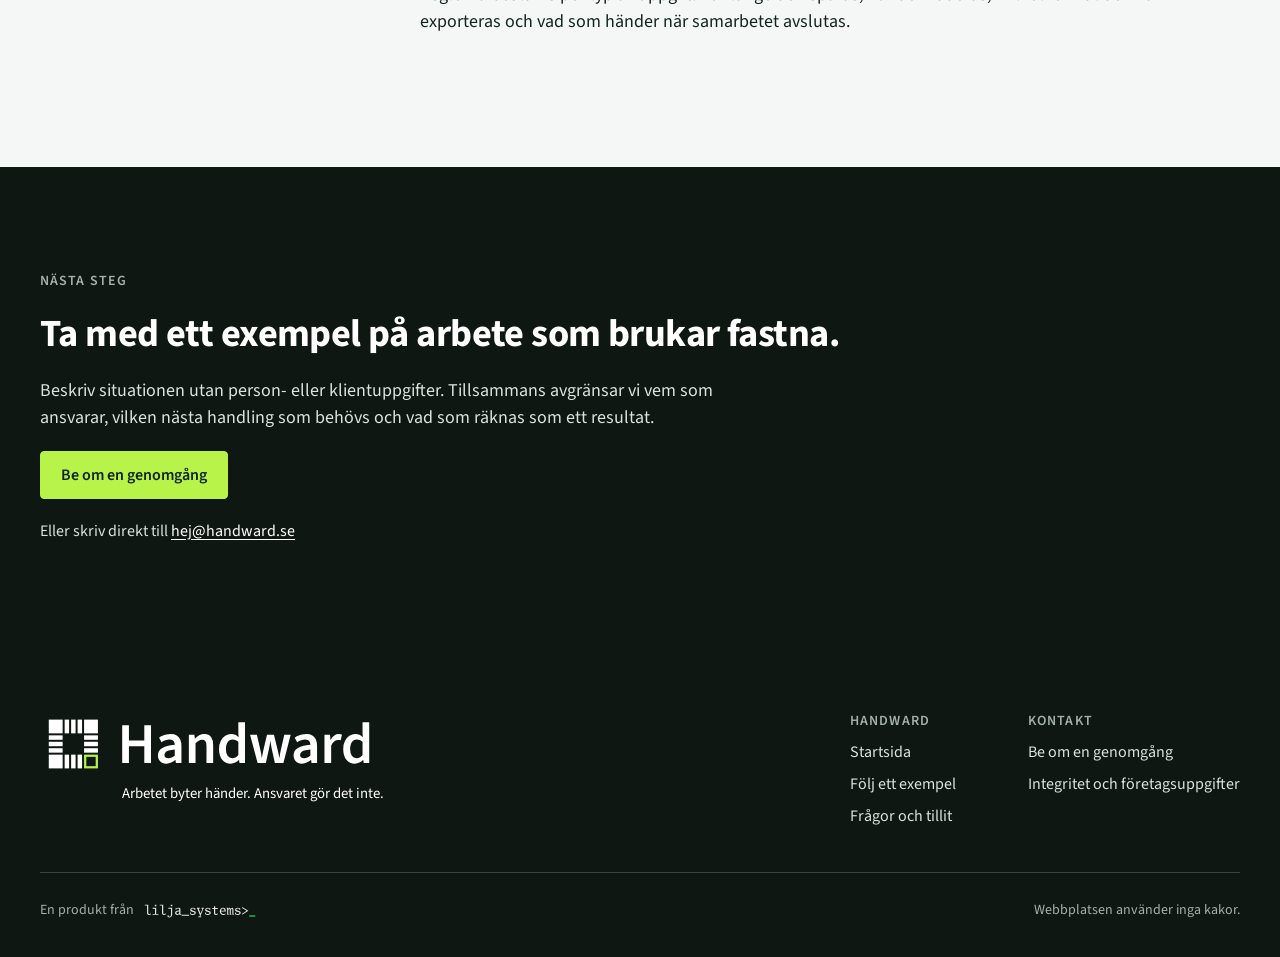
<file: fragor/index.html>
<!doctype html>
<html lang="sv">
<head>
<meta charset="utf-8">
<meta name="viewport" content="width=device-width, initial-scale=1">
<title>Frågor och svar – Handward</title>
<meta name="description" content="Svar om administration, befintliga system, AI, data och säkerhet i Handward.">
<link rel="icon" href="../assets/favicon.svg" type="image/svg+xml">
<link rel="icon" href="../assets/favicon-32.png" sizes="32x32" type="image/png">
<link rel="apple-touch-icon" href="../assets/apple-touch-icon.png">
<link rel="stylesheet" href="../assets/handward.css">
</head>
<body>
<a class="skip" href="#main">Hoppa till innehållet</a>
<header class="top"><div class="wrap top-in">
<a class="brand" href=".././" aria-label="Handward, startsida"><span class="lockup"><img src="../assets/handward-logo.svg" alt="Handward" width="260" height="51"><span class="rule" aria-hidden="true"></span><span class="tl"><span>Arbetet byter händer.</span><span>Ansvaret gör det inte.</span></span></span></a>
<nav class="nav" aria-label="Huvudmeny"><a href="../#exempel">Följ ett exempel</a><a href="../#klart">Vad betyder klart?</a><a href="../fragor/" aria-current="page">Frågor och tillit</a><a class="btn" href="../#genomgang">Be om en genomgång</a></nav>
<details class="menu"><summary aria-label="Meny"><svg xmlns="http://www.w3.org/2000/svg" width="22" height="22" viewBox="0 0 24 24" fill="none" stroke="currentColor" stroke-width="2" stroke-linecap="round" stroke-linejoin="round" aria-hidden="true" focusable="false"><line x1="4" x2="20" y1="12" y2="12"></line><line x1="4" x2="20" y1="6" y2="6"></line><line x1="4" x2="20" y1="18" y2="18"></line></svg></summary><nav aria-label="Meny"><a href="../#exempel">Följ ett exempel</a><a href="../#klart">Vad betyder klart?</a><a href="../fragor/">Frågor och tillit</a><a href="../#genomgang">Be om en genomgång</a></nav></details>
</div></header>
<main id="main">
<section class="sec" aria-labelledby="faq-title" style="padding-top:80px"><div class="wrap sec-in" style="gap:56px">
<div class="stack" style="gap:20px"><p class="eyebrow">Frågor och tillit</p><h1 class="h1" id="faq-title">Frågor och svar om Handward</h1>
<p class="lead measure" style="font-size:21px;line-height:30px">Administration, befintliga system, AI, data och säkerhet. Här är svaren på det vi oftast får frågor om.</p></div>
<div class="faq-layout">
<nav class="toc" aria-label="Frågor på sidan"><p class="eyebrow">På sidan</p><a href="#q1">Blir det mer administration för personalen?</a><a href="#q2">Vad händer med ansvaret när någon slutar?</a><a href="#q3">Måste vi byta våra befintliga system?</a><a href="#q4">Läser Handward vår inkorg?</a><a href="#q5">Vad händer om ett AI-förslag är fel?</a><a href="#q6">Är Handward ett övervakningsverktyg?</a><a href="#q7">Kan vi lägga in känsliga uppgifter?</a><a href="#q8">Garanterar Handward regelefterlevnad?</a><a href="#q9">Fungerar det i mobilen och offline?</a><a href="#q10">Vad kostar det?</a><a href="#q11">Hur avslutar vi och får ut våra uppgifter?</a><a class="toc-data" href="#data">Så hanterar vi data</a></nav>
<div class="faq"><article id="q1"><h2>Blir det mer administration för personalen?</h2><p>Målet är det motsatta: mindre letande, färre dubbelregistreringar och en begriplig nästa handling med underlaget nära till hands.</p><p>När Handward införs räknar vi hela bördan för den som gör jobbet: registrering, sökande, rättningar och att be om hjälp. Ökar bördan utan att kvaliteten blir bättre har vi inte nått målet.</p><p>Handward flyttar inte chefens samordningsarbete till medarbetaren och används inte som ett dolt kontrollverktyg.</p></article><article id="q2"><h2>Vad händer med ansvaret när någon slutar?</h2><p>Ansvaret ligger på verksamheten, inte hos en person. Ansvarsområden, återkommande åtaganden och pågående arbete flyttas till nästa ansvarig, och historiken och underlaget följer med.</p><p>Ett ansvar som saknar ägare syns för den som leder arbetet, så att det kan lämnas över i stället för att glömmas.</p></article><article id="q3"><h2>Måste vi byta våra befintliga system?</h2><p>Nej. Befintliga system fortsätter att vara källa för det som hör hemma där.</p><p>För varje arbete bestämmer vi tillsammans vad som ligger kvar, vad som förs över och vad som ersätts.</p></article><article id="q4"><h2>Läser Handward vår inkorg?</h2><p>Bara om ni bestämmer det. Varje källa som ansluts kräver ett eget beslut om vilka uppgifter det gäller, vem som har åtkomst, hur de lagras och hur det går att backa.</p></article><article id="q5"><h2>Vad händer om ett AI-förslag är fel?</h2><p>Ett AI-förslag är aldrig i sig ett faktum, en regel eller ett beslut. Behöriga människor granskar och bekräftar det som får konsekvenser.</p><p>Handward är byggt för att skilja på det som är föreslaget, det som är bekräftat och det som fortfarande är okänt.</p></article><article id="q6"><h2>Är Handward ett övervakningsverktyg?</h2><p>Nej. Synlighet har ett uttalat arbetsändamål och en begränsad mottagarkrets.</p><p>Innan Handward används bestäms vilka uppgifter som registreras, varför de behövs och vem som ser dem.</p></article><article id="q7"><h2>Kan vi lägga in känsliga uppgifter?</h2><p>Först när identitet, behörighet, lagringsplats, åtkomstgränser, bevarande, radering och export är bestämda för just er verksamhet.</p></article><article id="q8"><h2>Garanterar Handward regelefterlevnad?</h2><p>Nej. Ett tydligt arbetsflöde och ett komplett underlag hjälper, men är ingen juridisk slutsats, certifiering eller garanti.</p></article><article id="q9"><h2>Fungerar det i mobilen och offline?</h2><p>Handward är gjort för mobilen, där mycket av arbetet görs. Offline-stöd finns inte i dag.</p></article><article id="q10"><h2>Vad kostar det?</h2><p>Det beror på vilka arbeten Handward ska bära och hur många som använder det. Be om en genomgång, så tar vi fram ett förslag.</p></article><article id="q11"><h2>Hur avslutar vi och får ut våra uppgifter?</h2><p>Export, radering, stängd åtkomst och återgång bestäms innan ni börjar använda Handward, och prövas innan ni blir beroende av det.</p></article>
<div id="data" class="stack" style="gap:12px;padding-top:48px"><p class="eyebrow">Tillit</p><h2 class="h2">Så hanterar vi data</h2>
<p class="measure">Innan Handward används med riktiga uppgifter bestämmer vi det här tillsammans med er, skriftligt.</p></div>
<article id="d1"><h3>Dataflöden</h3><p>Varje dataflöde beskrivs från källa till mottagare innan det används: vilka uppgifter som går in, var de behandlas och lagras, vem som får åtkomst, vad som skapas och hur fel hanteras.</p></article><article id="d2"><h3>Lagring och leverantörer</h3><p>Var uppgifterna lagras och vilka leverantörer som används redovisas för er innan start.</p></article><article id="d3"><h3>AI-användning</h3><p>AI föreslår, tolkar och formulerar. Behöriga människor bekräftar det som får konsekvenser. Det framgår när AI används, vilket underlag som skickas och vart.</p></article><article id="d4"><h3>Support och incidenter</h3><p>Ni får en namngiven kontakt och en överenskommen väg för support, incidenter och återkoppling.</p></article><article id="d5"><h3>Bevarande, radering och export</h3><p>Reglerna bestäms per typ av uppgift: hur länge den sparas, hur den raderas, i vilket format den kan exporteras och vad som händer när samarbetet avslutas.</p></article></div>
</div></div></section>
<section class="sec sec--night cta" id="genomgang" aria-labelledby="genomgang-title"><div class="wrap stack" style="gap:20px">
<p class="eyebrow">Nästa steg</p>
<h2 class="h2" id="genomgang-title" style="max-width:820px">Ta med ett exempel på arbete som brukar fastna.</h2>
<p class="measure">Beskriv situationen utan person- eller klientuppgifter. Tillsammans avgränsar vi vem som ansvarar, vilken nästa handling som behövs och vad som räknas som ett resultat.</p>
<div><a class="btn btn--signal btn--block-sm" href="mailto:hej@handward.se?subject=Genomg%C3%A5ng%20av%20Handward">Be om en genomgång</a></div>
<p class="cta-mail">Eller skriv direkt till <a href="mailto:hej@handward.se">hej@handward.se</a></p>
</div></section>
</main>
<footer class="foot"><div class="wrap">
<div class="foot-top">
<div class="foot-lockup"><img src="../assets/handward-logo-accent-dark.svg" alt="Handward" width="340" height="67"><p>Arbetet byter händer. Ansvaret gör det inte.</p></div>
<div class="foot-cols">
<div><h2>Handward</h2><a href=".././">Startsida</a><a href="../#exempel">Följ ett exempel</a><a href="../fragor/">Frågor och tillit</a></div>
<div><h2>Kontakt</h2><a href="../#genomgang">Be om en genomgång</a><a href="../integritet/">Integritet och företagsuppgifter</a></div>
</div></div>
<div class="foot-bottom"><a class="maker" href="https://liljasystems.com/"><span>En produkt från</span><img src="../assets/lilja-systems-logo-light.svg" alt="Lilja Systems" width="112" height="13"></a><span>Webbplatsen använder inga kakor.</span></div>
</div></footer>
</body>
</html>
</file>
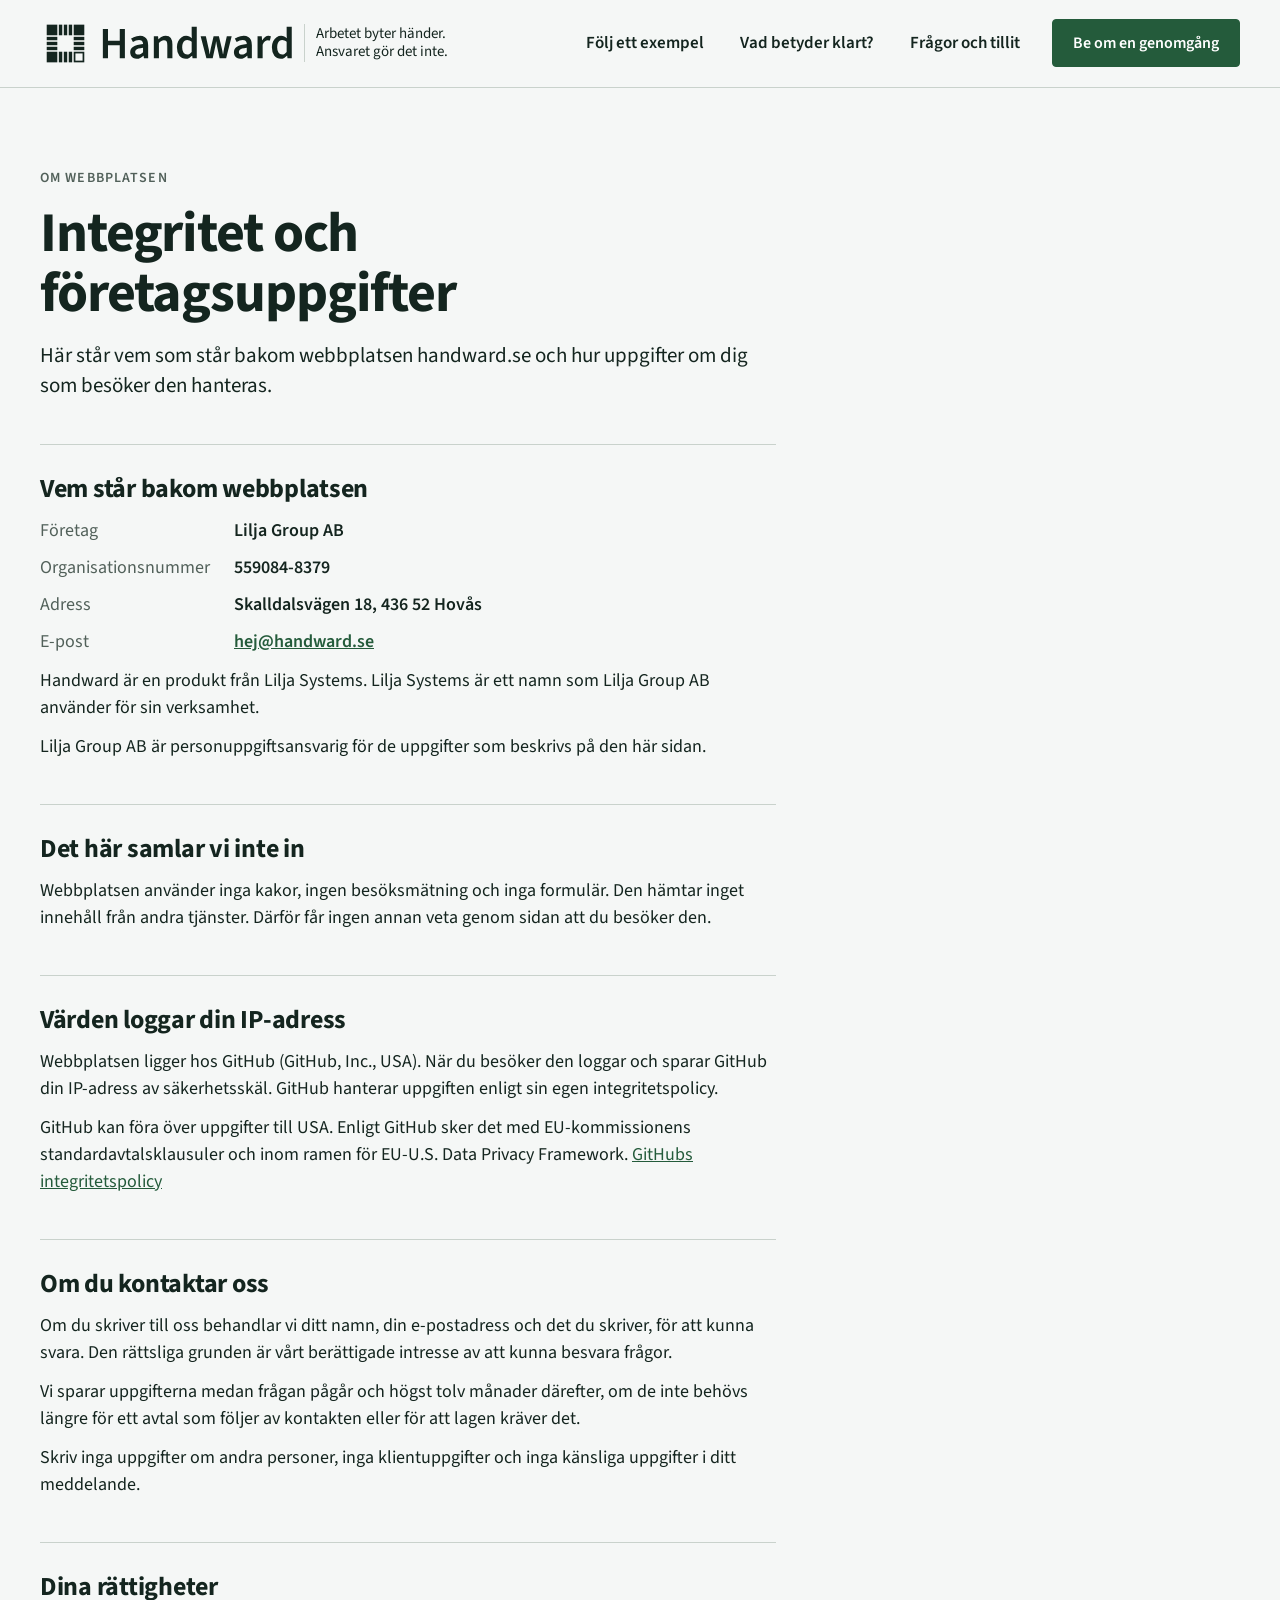
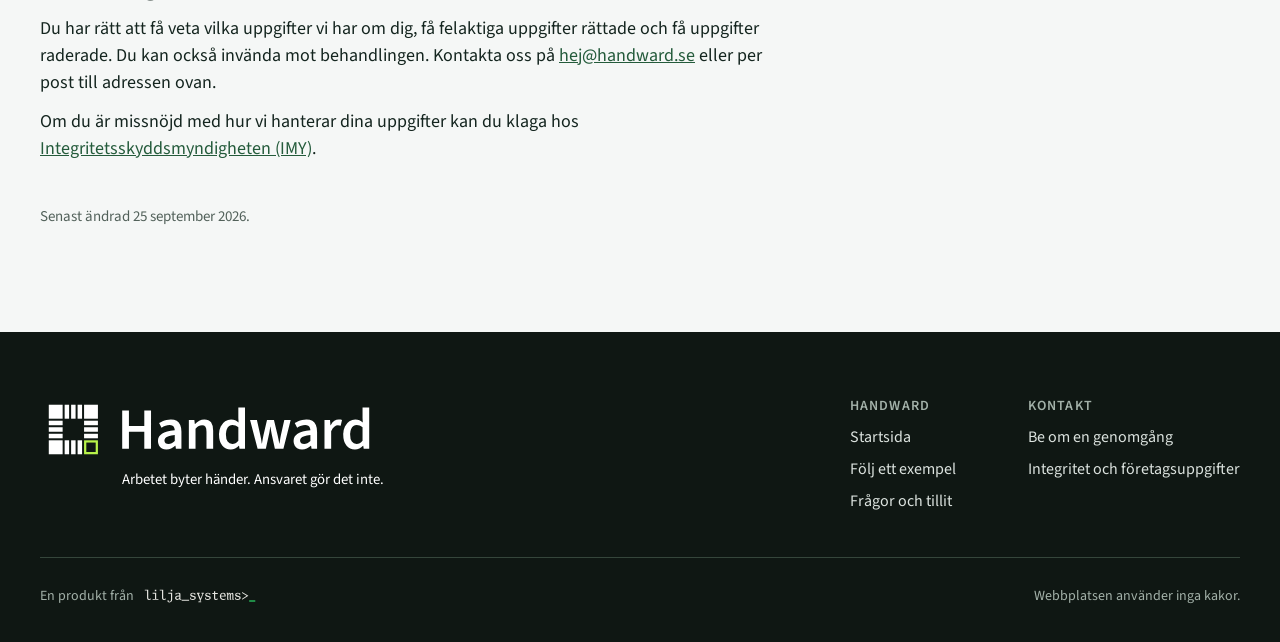
<file: integritet/index.html>
<!doctype html>
<html lang="sv">
<head>
<meta charset="utf-8">
<meta name="viewport" content="width=device-width, initial-scale=1">
<title>Integritet och företagsuppgifter – Handward</title>
<meta name="description" content="Vem som står bakom handward.se och hur uppgifter om besökare hanteras.">
<link rel="icon" href="../assets/favicon.svg" type="image/svg+xml">
<link rel="icon" href="../assets/favicon-32.png" sizes="32x32" type="image/png">
<link rel="apple-touch-icon" href="../assets/apple-touch-icon.png">
<link rel="stylesheet" href="../assets/handward.css">
</head>
<body>
<a class="skip" href="#main">Hoppa till innehållet</a>
<header class="top"><div class="wrap top-in">
<a class="brand" href=".././" aria-label="Handward, startsida"><span class="lockup"><img src="../assets/handward-logo.svg" alt="Handward" width="260" height="51"><span class="rule" aria-hidden="true"></span><span class="tl"><span>Arbetet byter händer.</span><span>Ansvaret gör det inte.</span></span></span></a>
<nav class="nav" aria-label="Huvudmeny"><a href="../#exempel">Följ ett exempel</a><a href="../#klart">Vad betyder klart?</a><a href="../fragor/">Frågor och tillit</a><a class="btn" href="../#genomgang">Be om en genomgång</a></nav>
<details class="menu"><summary aria-label="Meny"><svg xmlns="http://www.w3.org/2000/svg" width="22" height="22" viewBox="0 0 24 24" fill="none" stroke="currentColor" stroke-width="2" stroke-linecap="round" stroke-linejoin="round" aria-hidden="true" focusable="false"><line x1="4" x2="20" y1="12" y2="12"></line><line x1="4" x2="20" y1="6" y2="6"></line><line x1="4" x2="20" y1="18" y2="18"></line></svg></summary><nav aria-label="Meny"><a href="../#exempel">Följ ett exempel</a><a href="../#klart">Vad betyder klart?</a><a href="../fragor/">Frågor och tillit</a><a href="../#genomgang">Be om en genomgång</a></nav></details>
</div></header>
<main id="main">
<section class="sec legal-page" aria-labelledby="legal-title"><div class="wrap">
<div class="legal">
<div class="stack" style="gap:16px"><p class="eyebrow">Om webbplatsen</p><h1 class="h1" id="legal-title">Integritet och företagsuppgifter</h1>
<p class="legal-intro">Här står vem som står bakom webbplatsen handward.se och hur uppgifter om dig som besöker den hanteras.</p></div>
<section class="legal-sec" id="vem" aria-labelledby="vem-t"><h2 id="vem-t">Vem står bakom webbplatsen</h2><dl class="firm">
<div><dt>Företag</dt><dd>Lilja Group AB</dd></div>
<div><dt>Organisationsnummer</dt><dd>559084-8379</dd></div>
<div><dt>Adress</dt><dd>Skalldalsvägen 18, 436 52 Hovås</dd></div><div><dt>E-post</dt><dd><a href="mailto:hej@handward.se">hej@handward.se</a></dd></div>
</dl>
<p>Handward är en produkt från Lilja Systems. Lilja Systems är ett namn som Lilja Group AB använder för sin verksamhet.</p>
<p>Lilja Group AB är personuppgiftsansvarig för de uppgifter som beskrivs på den här sidan.</p></section><section class="legal-sec" id="samlar-inte" aria-labelledby="samlar-inte-t"><h2 id="samlar-inte-t">Det här samlar vi inte in</h2><p>Webbplatsen använder inga kakor, ingen besöksmätning och inga formulär. Den hämtar inget innehåll från andra tjänster. Därför får ingen annan veta genom sidan att du besöker den.</p></section><section class="legal-sec" id="varden" aria-labelledby="varden-t"><h2 id="varden-t">Värden loggar din IP-adress</h2><p>Webbplatsen ligger hos GitHub (GitHub, Inc., USA). När du besöker den loggar och sparar GitHub din IP-adress av säkerhetsskäl. GitHub hanterar uppgiften enligt sin egen integritetspolicy.</p>
<p>GitHub kan föra över uppgifter till USA. Enligt GitHub sker det med EU-kommissionens standardavtalsklausuler och inom ramen för EU-U.S. Data Privacy Framework. <a href="https://docs.github.com/en/site-policy/privacy-policies/github-general-privacy-statement">GitHubs integritetspolicy</a></p></section><section class="legal-sec" id="kontakt" aria-labelledby="kontakt-t"><h2 id="kontakt-t">Om du kontaktar oss</h2><p>Om du skriver till oss behandlar vi ditt namn, din e-postadress och det du skriver, för att kunna svara. Den rättsliga grunden är vårt berättigade intresse av att kunna besvara frågor.</p>
<p>Vi sparar uppgifterna medan frågan pågår och högst tolv månader därefter, om de inte behövs längre för ett avtal som följer av kontakten eller för att lagen kräver det.</p>
<p>Skriv inga uppgifter om andra personer, inga klientuppgifter och inga känsliga uppgifter i ditt meddelande.</p></section><section class="legal-sec" id="rattigheter" aria-labelledby="rattigheter-t"><h2 id="rattigheter-t">Dina rättigheter</h2><p>Du har rätt att få veta vilka uppgifter vi har om dig, få felaktiga uppgifter rättade och få uppgifter raderade. Du kan också invända mot behandlingen. Kontakta oss på <a href="mailto:hej@handward.se">hej@handward.se</a> eller per post till adressen ovan.</p>
<p>Om du är missnöjd med hur vi hanterar dina uppgifter kan du klaga hos <a href="https://www.imy.se/">Integritetsskyddsmyndigheten (IMY)</a>.</p></section>
<p class="legal-updated">Senast ändrad 25 september 2026.</p>
</div></div></section>
</main>
<footer class="foot"><div class="wrap">
<div class="foot-top">
<div class="foot-lockup"><img src="../assets/handward-logo-accent-dark.svg" alt="Handward" width="340" height="67"><p>Arbetet byter händer. Ansvaret gör det inte.</p></div>
<div class="foot-cols">
<div><h2>Handward</h2><a href=".././">Startsida</a><a href="../#exempel">Följ ett exempel</a><a href="../fragor/">Frågor och tillit</a></div>
<div><h2>Kontakt</h2><a href="../#genomgang">Be om en genomgång</a><a href="../integritet/">Integritet och företagsuppgifter</a></div>
</div></div>
<div class="foot-bottom"><a class="maker" href="https://liljasystems.com/"><span>En produkt från</span><img src="../assets/lilja-systems-logo-light.svg" alt="Lilja Systems" width="112" height="13"></a><span>Webbplatsen använder inga kakor.</span></div>
</div></footer>
</body>
</html>
</file>
<file: assets/handward.css>
/* Handward – webbplats. Tokens enligt Brand Master R03 §10 (territorium A, Source Sans 3). */
@font-face{font-family:"Source Sans 3";font-style:normal;font-weight:400;font-display:swap;src:url(fonts/source-sans-3-latin-400.woff2) format("woff2")}
@font-face{font-family:"Source Sans 3";font-style:normal;font-weight:600;font-display:swap;src:url(fonts/source-sans-3-latin-600.woff2) format("woff2")}
@font-face{font-family:"Source Sans 3";font-style:normal;font-weight:700;font-display:swap;src:url(fonts/source-sans-3-latin-700.woff2) format("woff2")}

:root{
  --ink:#14251F; --paper:#F5F7F6; --white:#FFFFFF; --night:#0F1713; --signal:#B8F34A;
  --forest:#245B3B; --muted:#52615A; --line:#C9D2CC; --line-dark:#35463B;
  --muted-dark:#A3B1A9; --paper-dim:#DCE3DF;
  --info:#19558D; --info-bg:#EAF2FA; --attn:#7A4B00; --attn-bg:#FFF1CE;
  --neutral:#46545C; --neutral-bg:#EDF1F3; --ok:#236640; --ok-bg:#E8F4EC;
  --font:"Source Sans 3", system-ui, -apple-system, "Segoe UI", sans-serif;
  --shadow:0 1px 2px rgba(20,37,31,.06), 0 8px 24px rgba(20,37,31,.08);
  color-scheme:light;
}
*,*::before,*::after{box-sizing:border-box}
html{-webkit-text-size-adjust:100%;scroll-behavior:smooth;scroll-padding-top:24px}
@media (prefers-reduced-motion:reduce){html{scroll-behavior:auto}}
body{margin:0;background:var(--paper);color:var(--ink);font-family:var(--font);font-size:18px;line-height:1.5}
img,svg{display:block;max-width:100%}
a{color:var(--forest)}
a:focus-visible,button:focus-visible,summary:focus-visible{outline:3px solid var(--info);outline-offset:2px;border-radius:2px}
h1,h2,h3,p,ul,ol,dl,dd,figure{margin:0}
h1,h2{text-wrap:balance}
.skip{position:absolute;left:-9999px;top:8px;background:var(--ink);color:#fff;padding:10px 16px;z-index:10}
.skip:focus{left:8px}
.wrap{max-width:1248px;margin:0 auto;padding-inline:24px}
@media (max-width:600px){.wrap{padding-inline:16px}}

/* Typografi */
.eyebrow{font-size:14px;line-height:20px;font-weight:600;letter-spacing:.08em;text-transform:uppercase;color:var(--muted)}
.h1{font-size:clamp(36px,4.4vw,56px);line-height:1.07;font-weight:700;letter-spacing:-.02em}
.h2{font-size:clamp(28px,3vw,40px);line-height:1.2;font-weight:700;letter-spacing:-.015em}
.h3{font-size:22px;line-height:28px;font-weight:600}
@media (max-width:600px){.h3{font-size:20px;line-height:26px}}
.lead{font-size:clamp(21px,2vw,26px);line-height:1.3}
.muted{color:var(--muted)}
.small{font-size:16px;line-height:24px}
.strong{font-weight:600}
.measure{max-width:46rem}
.stack{display:flex;flex-direction:column;gap:16px}
.stack-8{display:flex;flex-direction:column;gap:8px}
.stack-24{display:flex;flex-direction:column;gap:24px}
.row{display:flex;flex-wrap:wrap;align-items:center;gap:16px 24px}

/* Knappar och länkar */
.btn{display:inline-flex;align-items:center;justify-content:center;gap:8px;min-height:48px;padding:12px 20px;border-radius:4px;background:var(--forest);color:#fff;font-size:16px;line-height:22px;font-weight:600;text-decoration:none;border:1px solid var(--forest)}
.btn:hover{background:#1c4a30}
.btn--signal{background:var(--signal);border-color:var(--signal);color:var(--ink)}
.btn--signal:hover{background:#a6e23a}
.btn--ghost{background:#fff;color:var(--ink);border-color:var(--line)}
.link{display:inline-flex;align-items:center;gap:6px;min-height:44px;font-weight:600;text-underline-offset:4px}
.link svg{width:18px;height:18px}
@media (max-width:600px){.btn--block-sm{width:100%}}

/* Sidhuvud */
.top{background:var(--paper);border-bottom:1px solid var(--line)}
.top-in{display:flex;align-items:center;justify-content:space-between;gap:24px;padding-block:18px}
.brand{display:flex;align-items:center;text-decoration:none;color:var(--ink)}
.lockup{display:flex;align-items:center}
.lockup img{width:260px;height:auto}
.lockup .rule{width:1px;height:38px;background:var(--line);margin:0 11px 0 4px}
.lockup .tl{font-size:15px;line-height:1.25;white-space:nowrap}
.lockup .tl span{display:block}
.nav{display:flex;align-items:center;gap:28px}
.nav a:not(.btn){color:var(--ink);font-size:17px;font-weight:600;text-decoration:none;padding:10px 4px}
.nav a[aria-current="page"]{box-shadow:inset 0 -2px 0 var(--forest)}
.menu{display:none;position:relative}
.menu summary{list-style:none;width:48px;height:48px;display:flex;align-items:center;justify-content:center;border:1px solid var(--line);border-radius:4px;cursor:pointer}
.menu summary::-webkit-details-marker{display:none}
.menu nav{position:absolute;right:0;top:56px;z-index:5;background:#fff;border:1px solid var(--line);border-radius:8px;box-shadow:var(--shadow);padding:8px;display:flex;flex-direction:column;min-width:240px}
.menu nav a{padding:12px 14px;color:var(--ink);text-decoration:none;font-weight:600;border-radius:4px}
.menu nav a:hover{background:var(--paper)}
@media (max-width:1060px){.lockup .rule,.lockup .tl{display:none}.lockup img{width:180px}}
@media (max-width:900px){.nav{display:none}.menu{display:block}.top-in{padding-block:12px}.lockup img{width:148px}}

/* Sektioner */
.sec{padding-block:104px}
.sec--hero{padding-block:88px 96px}
.sec--white{background:#fff}
.sec--line{border-top:1px solid var(--line)}
.sec--night{background:var(--night);color:#fff}
.sec--night .eyebrow{color:var(--muted-dark)}
.sec-in{display:flex;flex-direction:column;gap:48px}
@media (max-width:600px){.sec{padding-block:56px}.sec--hero{padding-block:40px 56px}.sec-in{gap:32px}}
.split{display:grid;grid-template-columns:minmax(0,7fr) minmax(0,5fr);gap:72px;align-items:center}
.split--even{grid-template-columns:minmax(0,6fr) minmax(0,5fr)}
@media (max-width:960px){.split,.split--even{grid-template-columns:minmax(0,1fr);gap:40px}}
.grid3{display:grid;grid-template-columns:repeat(3,minmax(0,1fr));gap:20px}
@media (max-width:900px){.grid3{grid-template-columns:minmax(0,1fr);gap:12px}}

/* Kort */
.card{background:#fff;border:1px solid var(--line);border-radius:8px;padding:24px;display:flex;flex-direction:column;gap:16px}
.card--float{box-shadow:var(--shadow);padding:28px}
@media (max-width:600px){.card--float{padding:20px}}
.card .top-row{display:flex;justify-content:space-between;align-items:center;gap:12px}
.icon-tile{width:44px;height:44px;flex-shrink:0;display:flex;align-items:center;justify-content:center;background:var(--paper);border-radius:4px;color:var(--ink)}
.icon-tile--outline{width:40px;height:40px;background:#fff;border:1px solid var(--line)}
.icon-tile svg{width:22px;height:22px}
.kicker{font-size:14px;font-weight:600;letter-spacing:.06em;text-transform:uppercase;color:var(--muted)}
.frag{flex-direction:row;align-items:center;gap:14px;padding:20px}
.frag p{font-size:19px;font-weight:600}

/* Status */
.status{display:inline-flex;align-items:center;gap:6px;height:28px;padding:0 10px 0 8px;border-radius:4px;font-size:14px;font-weight:600;white-space:nowrap;align-self:flex-start}
.status svg{width:16px;height:16px}
.st-info{color:var(--info);background:var(--info-bg)}
.st-attn{color:var(--attn);background:var(--attn-bg)}
.st-neutral{color:var(--neutral);background:var(--neutral-bg)}
.st-ok{color:var(--ok);background:var(--ok-bg)}

/* Uppgiftskort (produktbild) */
.meta{display:flex;flex-direction:column}
.meta div{display:flex;gap:12px;padding:10px 0;border-top:1px solid var(--line)}
.meta div:first-child{border-top:0}
.meta dt{width:96px;flex-shrink:0;font-size:15px;line-height:22px;color:var(--muted)}
.meta--wide dt{width:120px}
.meta dd{font-size:15px;line-height:22px;font-weight:600}
.task-title{font-size:24px;line-height:30px;font-weight:600}
.fake-btn{min-height:44px;padding:10px 16px;border-radius:4px;font:inherit;font-size:16px;font-weight:600;border:1px solid var(--forest);background:var(--forest);color:#fff}
.fake-btn--ghost{background:#fff;border-color:var(--line);color:var(--ink)}
.note{font-size:15px;color:var(--muted)}

/* Ansvarslista */
.resp{display:flex;flex-direction:column}
.resp li{display:flex;justify-content:space-between;align-items:center;gap:12px;flex-wrap:wrap;padding:12px 0;border-top:1px solid var(--line);list-style:none}
.resp li:first-child{border-top:0}
.resp b{display:block;font-size:16px;line-height:22px;font-weight:600}
.resp small{display:block;font-size:14px;line-height:20px;color:var(--muted)}
.resp .when{font-size:14px;color:var(--muted);white-space:nowrap}
.resp ul{padding:0}
.pair{display:flex;flex-direction:column;gap:10px}
.pair-head{display:flex;align-items:center;gap:12px}

/* Steg */
.steps{list-style:none;padding:0;display:grid;grid-template-columns:repeat(4,minmax(0,1fr));gap:28px}
.steps li{display:flex;flex-direction:column;gap:14px}
.track{display:flex;align-items:center;gap:12px}
.track .ln{height:2px;flex-grow:1;background:var(--line)}
.sq{width:44px;height:44px;flex-shrink:0;display:flex;align-items:center;justify-content:center;background:var(--ink);color:#fff;font-size:18px;font-weight:700}
.sq--open{background:transparent;border:3px solid var(--ink);color:var(--ink)}
@media (max-width:900px){
  .steps{grid-template-columns:minmax(0,1fr);gap:0}
  .steps li{position:relative;padding:0 0 28px 52px;gap:8px}
  .steps li:last-child{padding-bottom:0}
  .steps .track{position:absolute;left:0;top:0}
  .steps .track .ln{display:none}
  .steps .sq{width:36px;height:36px;font-size:16px}
  .steps li:not(:last-child)::before{content:"";position:absolute;left:17px;top:42px;bottom:6px;width:2px;background:var(--line)}
}

/* Resultatstege */
.ladder{display:flex;align-items:center;gap:10px}
.ladder .rung{flex:1 1 0;min-width:0;padding:16px 18px;border:1px solid var(--line);border-radius:4px;background:#fff;display:flex;flex-direction:column;gap:4px}
.ladder .rung span{font-size:14px;font-weight:700;color:var(--muted)}
.ladder .rung b{font-size:18px;line-height:24px;font-weight:600}
.ladder .arr{color:var(--muted)}
.ladder .arr svg{width:20px;height:20px}
@media (max-width:900px){.ladder{flex-direction:column;align-items:stretch;gap:8px}.ladder .arr{display:none}.ladder .rung{flex-direction:row;align-items:center;gap:12px;padding:12px 14px}.ladder .rung b{font-size:17px}}

/* Frågor på startsidan */
.qa{padding-top:20px;border-top:2px solid var(--ink);display:flex;flex-direction:column;gap:12px}

/* FAQ-sida */
.faq-layout{display:grid;grid-template-columns:300px minmax(0,1fr);gap:80px;align-items:start}
.toc{position:sticky;top:24px;display:flex;flex-direction:column;gap:4px}
.toc a{font-size:16px;line-height:22px;color:var(--ink);text-decoration:none;padding:6px 0;border-bottom:1px solid var(--line)}
.toc a.toc-data{color:var(--forest);font-weight:600;border-bottom:0}
.faq article{display:flex;flex-direction:column;gap:12px;padding:28px 0;border-top:1px solid var(--line)}
.faq article h2{font-size:26px;line-height:32px;font-weight:700;letter-spacing:-.01em}
.faq article h3{font-size:22px;line-height:28px;font-weight:700}
@media (max-width:960px){.faq-layout{grid-template-columns:minmax(0,1fr);gap:24px}.toc{position:static}}

/* Mörk CTA och sidfot */
.cta p{color:var(--paper-dim)}
.foot{background:var(--night);color:var(--paper-dim);padding-block:64px 24px}
.foot-top{display:flex;justify-content:space-between;align-items:flex-start;gap:48px;flex-wrap:wrap}
.foot-lockup img{width:340px;height:auto}
.foot-lockup p{margin:8px 0 0 82px;font-size:14.8px;line-height:1.2;color:#fff;white-space:nowrap}
.foot-cols{display:flex;gap:72px;flex-wrap:wrap}
.foot-cols h2{font-size:14px;font-weight:600;letter-spacing:.08em;text-transform:uppercase;color:var(--muted-dark);margin-bottom:4px}
.foot-cols a{display:flex;align-items:center;min-height:32px;color:var(--paper-dim);text-decoration:none;font-size:16px}
.foot-cols a:hover{color:#fff}
.foot-bottom{margin-top:40px;border-top:1px solid var(--line-dark);padding-top:16px;display:flex;justify-content:space-between;align-items:center;gap:8px;flex-wrap:wrap;font-size:14px;color:var(--muted-dark)}
.maker{display:inline-flex;align-items:center;gap:10px;min-height:44px;color:var(--muted-dark);text-decoration:none}
.maker img{width:112px;height:auto}
@media (max-width:600px){.foot{padding-block:40px 24px}.foot-lockup img{width:280px}.foot-lockup p{margin-left:68px;font-size:12.2px}.foot-cols{gap:28px;flex-direction:column}.foot-bottom{flex-direction:column;align-items:flex-start}}

/* Integritet och företagsuppgifter (R03) */
.legal-page{padding-top:80px}
.legal{max-width:46rem;display:flex;flex-direction:column;gap:44px}
.legal-intro{font-size:21px;line-height:30px}
.legal-sec{display:flex;flex-direction:column;gap:12px;padding-top:28px;border-top:1px solid var(--line)}
.legal-sec h2{font-size:26px;line-height:32px;font-weight:700;letter-spacing:-.01em}
.legal .firm{display:grid;grid-template-columns:max-content 1fr;gap:10px 24px}
.legal .firm div{display:contents}
.legal .firm dt{color:var(--muted)}
.legal .firm dd{font-weight:600}
.legal-updated{font-size:15px;color:var(--muted)}
@media (max-width:600px){.legal-page{padding-top:48px}.legal{gap:36px}.legal-intro{font-size:19px;line-height:28px}.legal-sec h2{font-size:22px;line-height:28px}.legal .firm{grid-template-columns:1fr;gap:2px}.legal .firm dd{margin-bottom:10px}}
.cta-mail{font-size:16px;line-height:24px;color:var(--muted-dark)}
.cta-mail a{color:#fff;text-underline-offset:3px}
</file>
